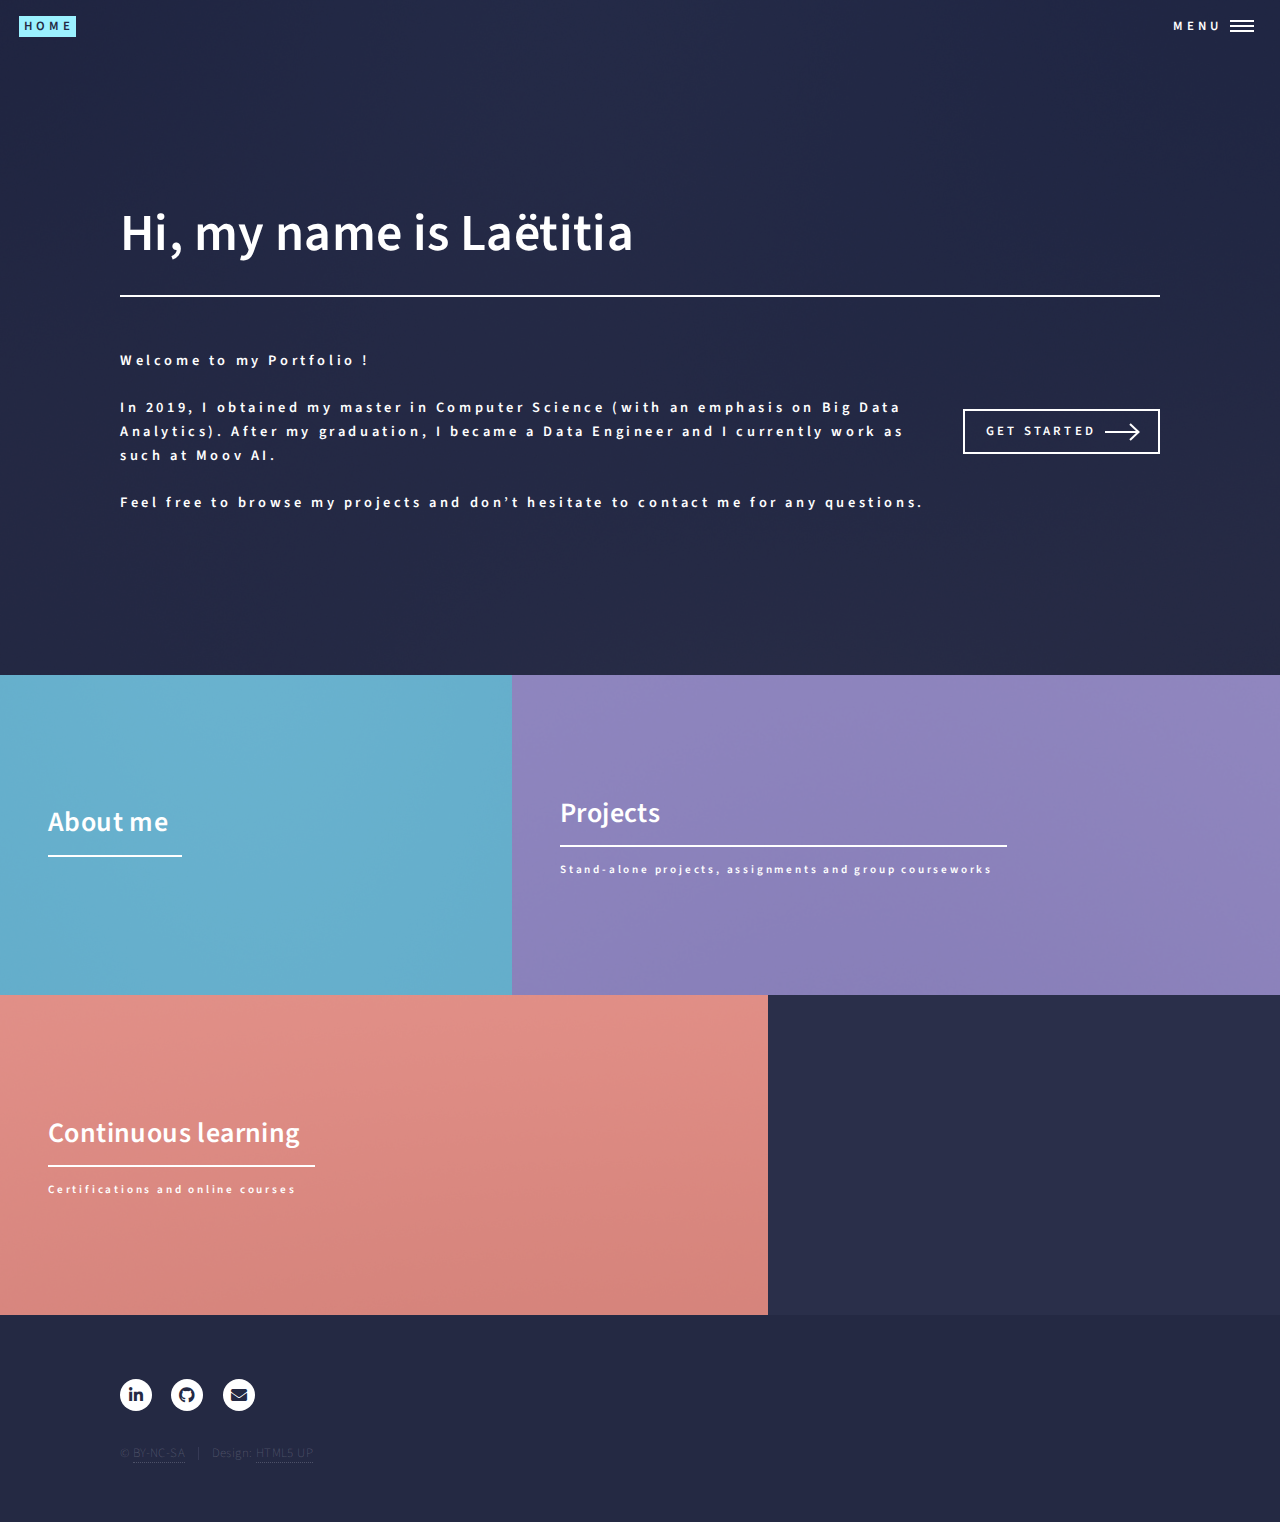
<file: index.html>
<!DOCTYPE HTML>
<html>
	<head>
		<title>Laëtitia Lachat's Portfolio</title>
		<meta charset="utf-8" />
		<meta name="viewport" content="width=device-width, initial-scale=1, user-scalable=no" />
		<link rel="stylesheet" href="assets/css/main.css" />
		<noscript><link rel="stylesheet" href="assets/css/noscript.css" /></noscript>
	</head>
	<body class="is-preload">

		<!-- Wrapper -->
			<div id="wrapper">

				<!-- Header -->
					<header id="header" class="alt">
						<a href="index.html" class="logo"><strong>Home</strong></a>
						<nav>
							<a href="#menu">Menu</a>
						</nav>
					</header>

				<!-- Menu -->
					<nav id="menu">
						<ul class="actions stacked">
							<li><a href="index.html" class="button primary fit">Home</a></li>
						</ul>
						<ul class="links">
							<li><a href="about_me.html">About me</a></li>
							<li><a href="projects.html">Projects</a></li>
							<li><a href="continuous_learning.html">Continuous learning</a></li>
						</ul>
					</nav>

				<!-- Banner -->
					<section id="banner" class="major">
						<div class="inner">
							<header class="major">
								<h1>Hi, my name is Laëtitia</h1>
								<h1></h1>
								<h1></h1>
							</header>
							<div class="content">
								<p>Welcome to my Portfolio ! 
									<br><br>In 2019, I obtained my master in Computer Science (with an emphasis on Big Data Analytics).
									  After my graduation, I became a Data Engineer and I currently work as such at Moov AI.
									<br><br> Feel free to browse my projects and don’t hesitate to contact me for any questions.</p>
								<ul class="actions">
									<li><a href="#one" class="button next scrolly">Get Started</a></li>
								</ul>
							</div>
						</div>
					</section>

				<!-- Main -->
					<div id="main">

						<!-- One -->
							<section id="one" class="tiles">
								<article>
									<span class="image">
										<img src="images/pic02.jpg" alt="" />
									</span>
									<header class="major">
										<h3><a href="about_me.html" class="link">About me</a></h3>
									</header>
								</article>
								<article>
									<span class="image">
										<img src="images/pic01.jpg" alt="" />
									</span>
									<header class="major">
										<h3><a href="projects.html" class="link">Projects</a></h3>
										<p>Stand-alone projects, assignments and group courseworks</p>
									</header>
								</article>
								<article>
									<span class="image">
										<img src="images/pic03.jpg" alt="" />
									</span>
									<header class="major">
										<h3><a href="continuous_learning.html" class="link">Continuous learning</a></h3>
										<p>Certifications and online courses</p>
									</header>
								</article>
							</section>
					</div>

				<!-- Footer -->
				<footer id="footer">
					<div class="inner">
						<ul class="icons">
							<li><a href="https://www.linkedin.com/in/laetitia-lachat/" class="icon brands alt fa-linkedin-in"><span class="label">LinkedIn</span></a></li>
							<li><a href="https://github.com/laetitia-lac" class="icon brands alt fa-github"><span class="label">GitHub</span></a></li>
							<li><a href="mailto:lae.lachat@gmail.com" class="icon solid alt fa-envelope"><span class="label">Facebook</span></a></li>
						</ul>
						<ul class="copyright">
							<li>&copy; <a href=http://creativecommons.org/licenses/by-nc-sa/3.0/legalcode>BY-NC-SA</a></li><li>Design: <a href="https://html5up.net">HTML5 UP</a></li>
						</ul>
					</div>
				</footer>

			</div>

		<!-- Scripts -->
			<script src="assets/js/jquery.min.js"></script>
			<script src="assets/js/jquery.scrolly.min.js"></script>
			<script src="assets/js/jquery.scrollex.min.js"></script>
			<script src="assets/js/browser.min.js"></script>
			<script src="assets/js/breakpoints.min.js"></script>
			<script src="assets/js/util.js"></script>
			<script src="assets/js/main.js"></script>

	</body>
</html>
</file>
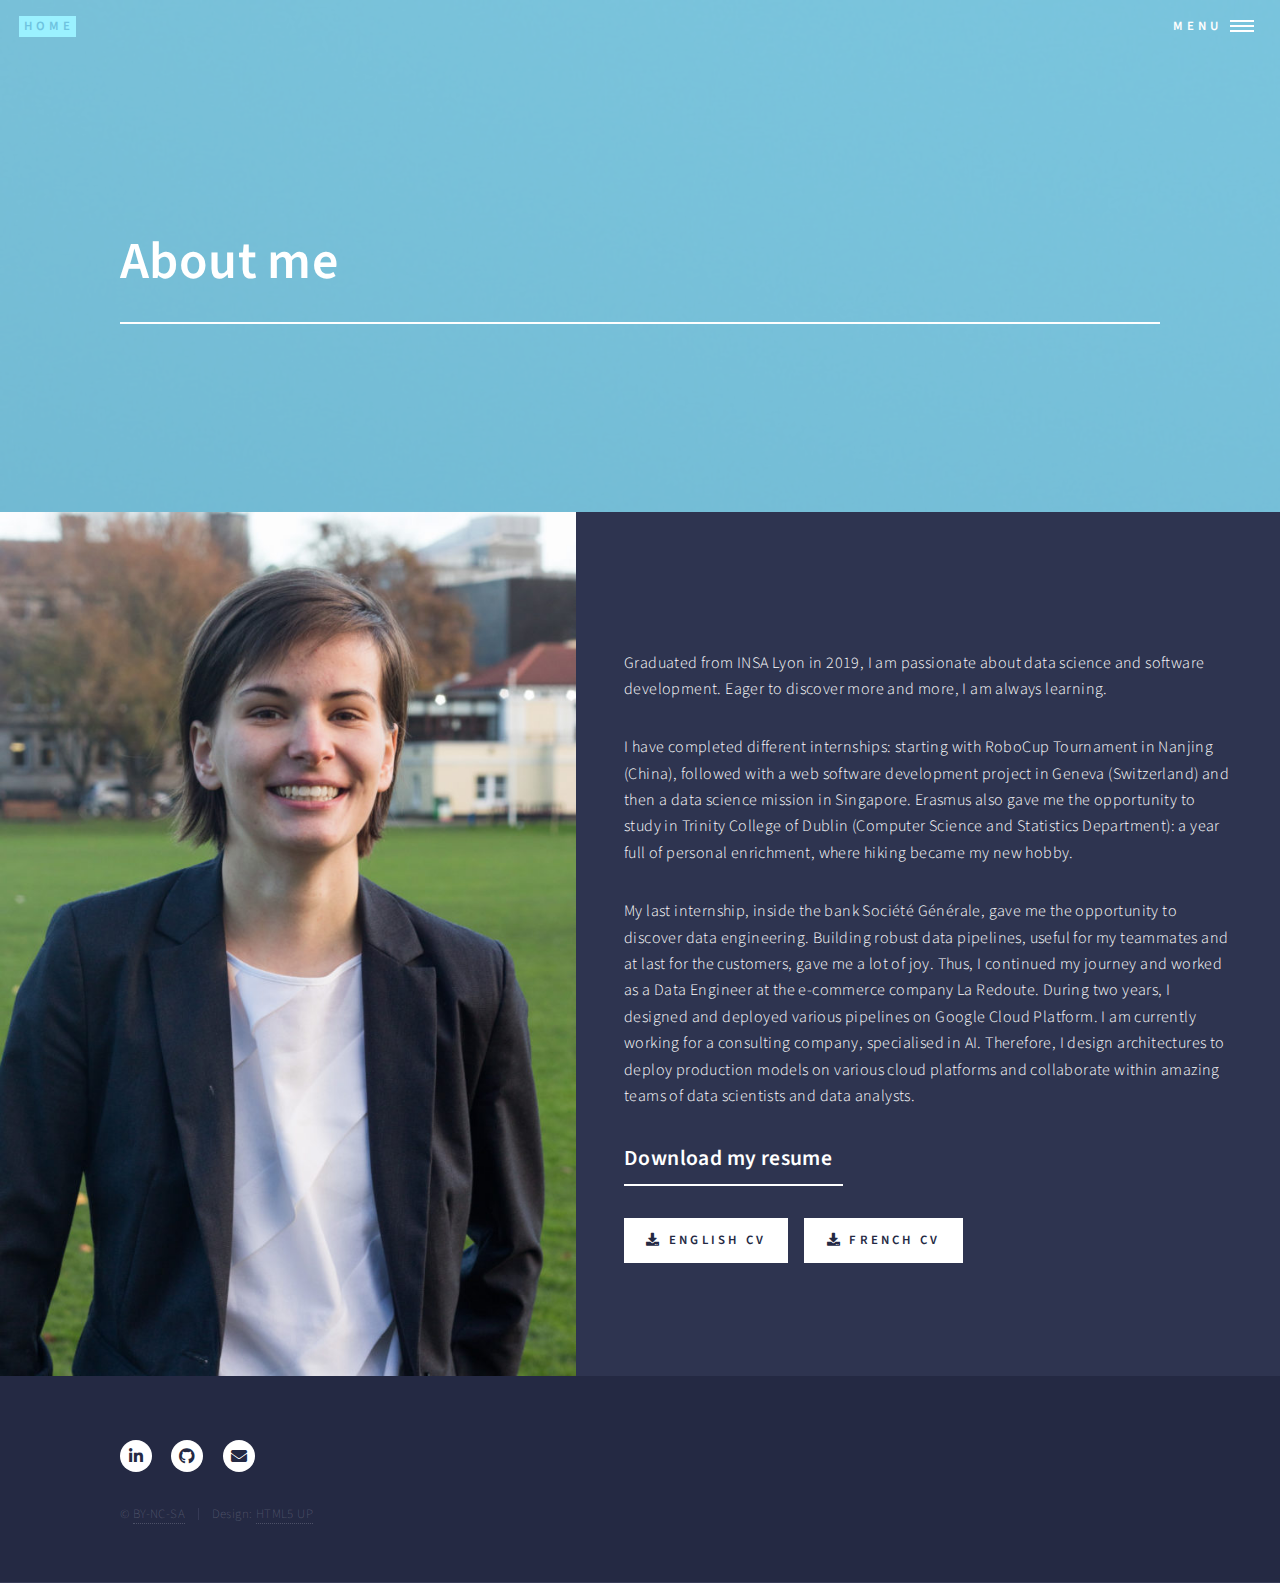
<file: about_me.html>
<!DOCTYPE HTML>
<html>
	<head>
		<title>Laëtitia Lachat's Portfolio</title>
		<meta charset="utf-8" />
		<meta name="viewport" content="width=device-width, initial-scale=1, user-scalable=no" />
		<link rel="stylesheet" href="assets/css/main.css" />
		<noscript><link rel="stylesheet" href="assets/css/noscript.css" /></noscript>
	</head>
	<body class="is-preload">

		<!-- Wrapper -->
			<div id="wrapper">

				<!-- Header -->
                <header id="header" class="alt style1">
					<a href="index.html" class="logo"><strong>Home</strong></a>
					<nav>
						<a href="#menu">Menu</a>
					</nav>
				</header>

				<!-- Menu -->
                <nav id="menu">
					<ul class="actions stacked">
						<li><a href="index.html" class="button primary fit">Home</a></li>
					</ul>
					<ul class="links">
						<li><a href="about_me.html">About me</a></li>
						<li><a href="projects.html">Projects</a></li>
						<li><a href="continuous_learning.html">Continuous learning</a></li>
					</ul>
				</nav>

				<section id="banner" class="style1">
					<div class="inner">
						<span class="image">
							<img src="images/pic08.jpg" alt="" />
						</span>
						<header class="major">
							<h1>About me</h1>
						</header>
					</div>
				</section>

				<!-- Main -->
					<div id="main" class="alt">

						<!-- One -->
						<section id="gtr" class="spotlights">
							<section>
								<div class="image">
									<img src="images/profile.jpg" alt="" data-position="center center" width="50%"/>
								</div>
								<div class="content">
									<div class="inner">
										<p><br/>Graduated from INSA Lyon in 2019, I am passionate about data science and software development.
											Eager to discover more and more, I am always learning. 
										</p>
										<p>
											I have completed different internships: starting with RoboCup Tournament in Nanjing (China), 
											followed with a web software development project in Geneva (Switzerland) and then a data science mission 
											in Singapore. Erasmus also gave me the opportunity to study in Trinity College of Dublin 
											(Computer Science and Statistics Department): a year full of personal enrichment, where hiking 
											became my new hobby.	
										</p>
										<p> My last internship, inside the bank Société Générale, gave me the 
											opportunity to discover data engineering. Building robust data pipelines, useful for my teammates and at last for the customers,
											gave me a lot of joy.
											Thus, I continued my journey and worked as a Data Engineer at the e-commerce 
											company La Redoute. During two years, I designed and deployed various pipelines on Google Cloud Platform. 
											I am currently working for a consulting company, specialised in AI. 
											Therefore, I design architectures to deploy production models on various cloud platforms and 
											collaborate within amazing teams of data scientists and data analysts.</p>
										<header class="major">
											<h3>Download my resume</h3>
										</header>
										<ul class="actions">
											<li><a href="https://laetitia-lac.github.io/downloads/Laetitia_Lachat_English_CV.pdf" download="" class="button icon solid fa-download primary fit">English CV</a></li>
											<li><a href="https://laetitia-lac.github.io/downloads/Laetitia_Lachat_French_CV.pdf" download="" class="button icon solid fa-download primary fit">French CV</a></li>
										</ul>
									</div>
								</div>
							</section>
						</section>

					<!-- Footer -->
					<footer id="footer">
						<div class="inner">
							<ul class="icons">
								<li><a href="https://www.linkedin.com/in/laetitia-lachat/" class="icon brands alt fa-linkedin-in"><span class="label">LinkedIn</span></a></li>
								<li><a href="https://github.com/laetitia-lac" class="icon brands alt fa-github"><span class="label">GitHub</span></a></li>
								<li><a href="mailto:lae.lachat@gmail.com" class="icon solid alt fa-envelope"><span class="label">Facebook</span></a></li>
							</ul>
							<ul class="copyright">
								<li>&copy; <a href=http://creativecommons.org/licenses/by-nc-sa/3.0/legalcode>BY-NC-SA</a></li><li>Design: <a href="https://html5up.net">HTML5 UP</a></li>
							</ul>
						</div>
					</footer>

			</div>

		<!-- Scripts -->
			<script src="assets/js/jquery.min.js"></script>
			<script src="assets/js/jquery.scrolly.min.js"></script>
			<script src="assets/js/jquery.scrollex.min.js"></script>
			<script src="assets/js/browser.min.js"></script>
			<script src="assets/js/breakpoints.min.js"></script>
			<script src="assets/js/util.js"></script>
			<script src="assets/js/main.js"></script>

	</body>
</html>
</file>
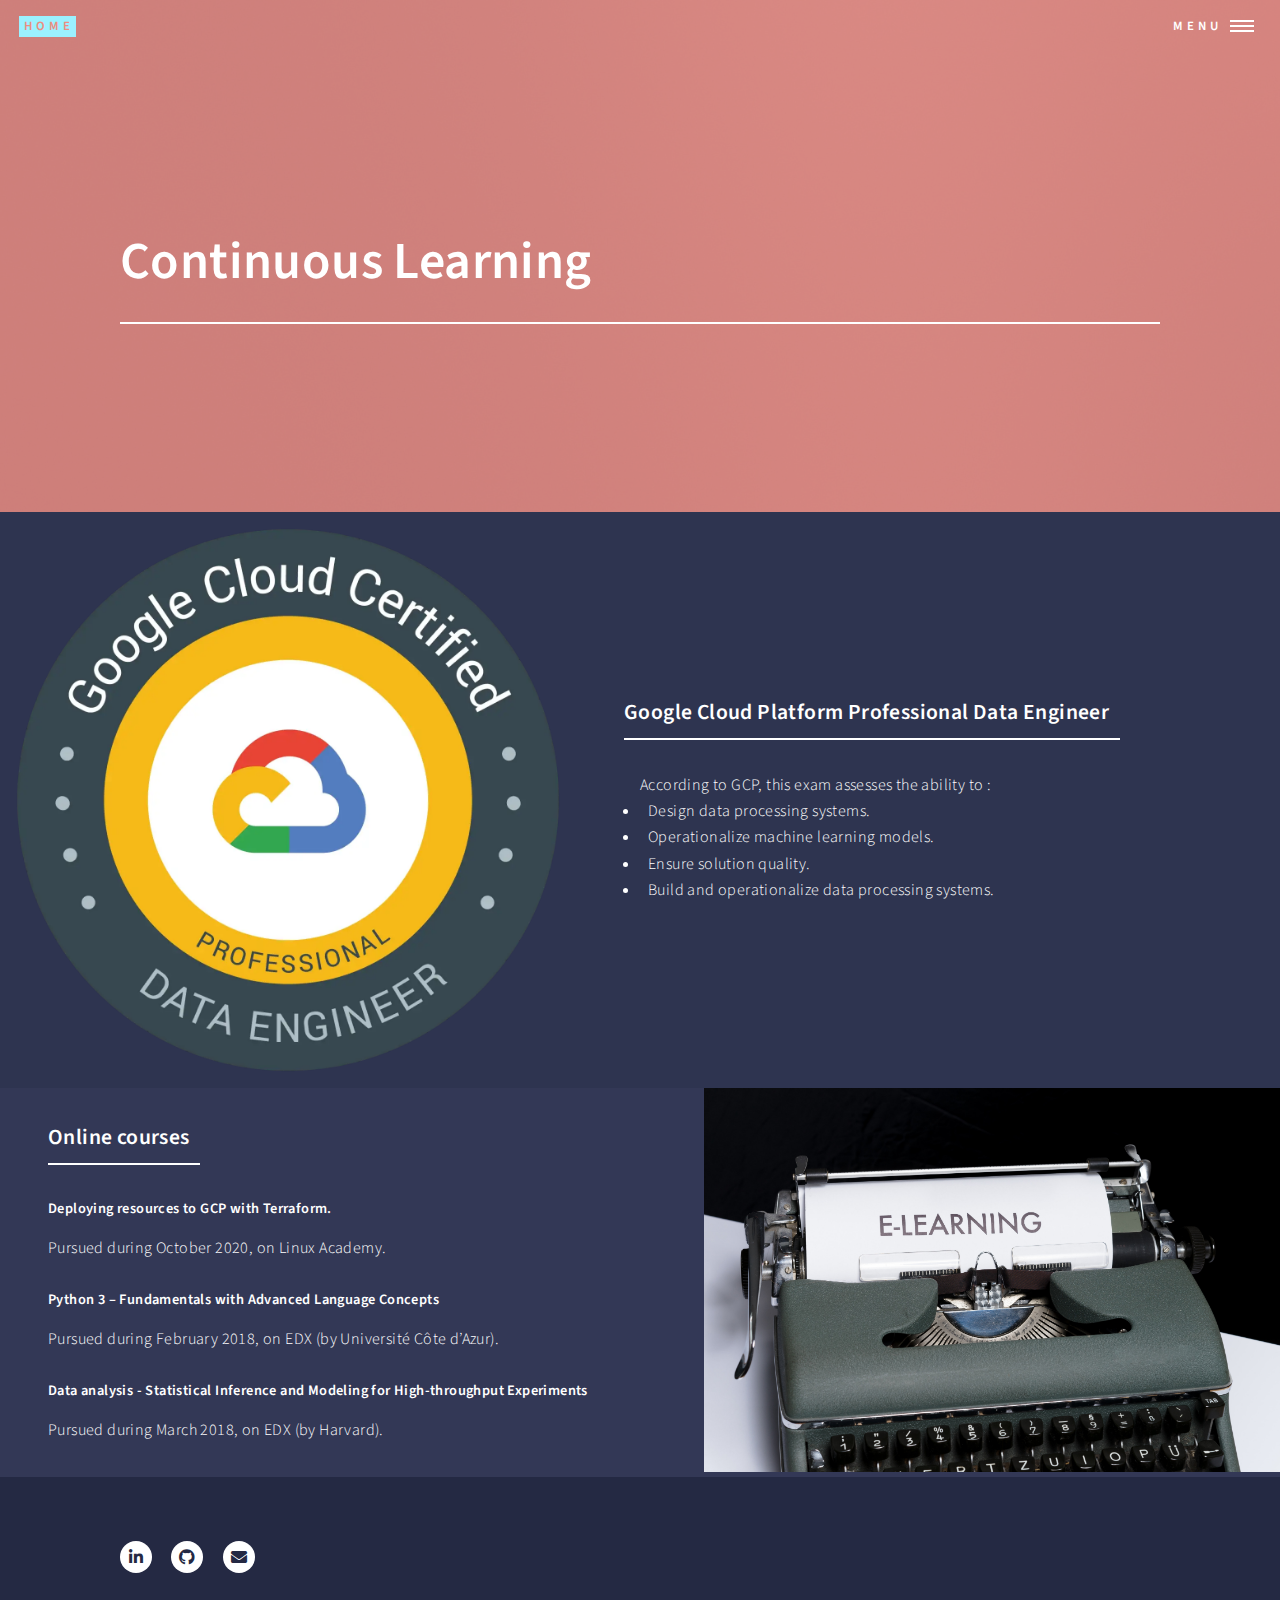
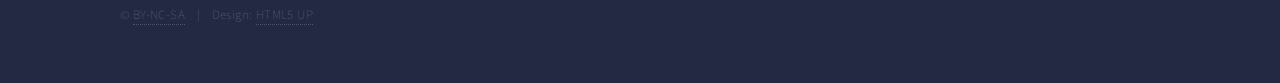
<file: continuous_learning.html>
<!DOCTYPE HTML>
<html>
	<head>
		<title>Laëtitia Lachat's Portfolio</title>
		<meta charset="utf-8" />
		<meta name="viewport" content="width=device-width, initial-scale=1, user-scalable=no" />
		<link rel="stylesheet" href="assets/css/main.css" />
		<noscript><link rel="stylesheet" href="assets/css/noscript.css" /></noscript>
	</head>
	<body class="is-preload">

		<!-- Wrapper -->
		<div id="wrapper">

			<!-- Header -->
				<header id="header" class="alt style3">
					<a href="index.html" class="logo"><strong>Home</strong></a>
					<nav>
						<a href="#menu">Menu</a>
					</nav>
				</header>

			<!-- Menu -->
				<nav id="menu">
					<ul class="actions stacked">
						<li><a href="index.html" class="button primary fit">Home</a></li>
					</ul>
					<ul class="links">
						<li><a href="about_me.html">About me</a></li>
						<li><a href="projects.html">Projects</a></li>
						<li><a href="continuous_learning.html">Continuous learning</a></li>
					</ul>
				</nav>

				<!-- Banner -->
					<section id="banner" class="style3">
						<div class="inner">
							<span class="image">
								<img src="images/pic07.jpg" alt="" />
							</span>
							<header class="major">
								<h1>Continuous Learning</h1>
							</header>
						</div>
					</section>

				<!-- Main -->
					<div id="main">

						<!-- Two -->
							<section id="two" class="spotlights">
								<section>
									<div class="image">
										<img src="images/online_learning/gcp_certification.webp" alt="" data-position="center center"/>
									</div>
									<div class="content">
										<div class="inner">
											<header class="major">
												<h3>Google Cloud Platform Professional Data Engineer</h3>
											</header>
                                            <ul> According to GCP, this exam assesses the ability to :
                                                <li>Design data processing systems.</li>
                                                <li>Operationalize machine learning models.</li>
                                                <li>Ensure solution quality.</li>
                                                <li> Build and operationalize data processing systems.</li>
                                            </ul>
										</div>
									</div>
								</section>
								<section>
									<div class="image">
										<img src="images/online_learning/mooc.jpg" alt="" data-position="center center" />
									</div>
									<div class="content">
										<div class="inner">
											<header class="major">
												<h3>Online courses</h3>
											</header>
											<p>
                                                <h5>Deploying resources to GCP with Terraform.</h5> Pursued during October 2020, on Linux Academy.<br/><br/>
                                                <h5>Python 3 – Fundamentals with Advanced Language Concepts</h5> Pursued during February 2018, on EDX (by Université Côte d’Azur).<br/><br/>
                                                <h5>Data analysis - Statistical Inference and Modeling for High-throughput Experiments</h5> Pursued during March 2018, on EDX (by Harvard).
                                            </p>
										</div>
									</div>
								</section>
							</section>
					</div>

				<!-- Footer -->
					<footer id="footer">
						<div class="inner">
							<ul class="icons">
								<li><a href="https://www.linkedin.com/in/laetitia-lachat/" class="icon brands alt fa-linkedin-in"><span class="label">LinkedIn</span></a></li>
								<li><a href="https://github.com/laetitia-lac" class="icon brands alt fa-github"><span class="label">GitHub</span></a></li>
								<li><a href="mailto:lae.lachat@gmail.com" class="icon solid alt fa-envelope"><span class="label">Facebook</span></a></li>
							</ul>
							<ul class="copyright">
								<li>&copy; <a href=http://creativecommons.org/licenses/by-nc-sa/3.0/legalcode>BY-NC-SA</a></li><li>Design: <a href="https://html5up.net">HTML5 UP</a></li>
							</ul>
						</div>
					</footer>

			</div>

		<!-- Scripts -->
			<script src="assets/js/jquery.min.js"></script>
			<script src="assets/js/jquery.scrolly.min.js"></script>
			<script src="assets/js/jquery.scrollex.min.js"></script>
			<script src="assets/js/browser.min.js"></script>
			<script src="assets/js/breakpoints.min.js"></script>
			<script src="assets/js/util.js"></script>
			<script src="assets/js/main.js"></script>

	</body>
</html>
</file>
<file: assets/css/noscript.css>
/*
	Forty by HTML5 UP
	html5up.net | @ajlkn
	Free for personal and commercial use under the CCA 3.0 license (html5up.net/license)
*/

/* Banner */

	body.is-preload #banner:after {
		opacity: 0.85;
	}

	body.is-preload #banner > .inner {
		-moz-filter: none;
		-webkit-filter: none;
		-ms-filter: none;
		filter: none;
		-moz-transform: none;
		-webkit-transform: none;
		-ms-transform: none;
		transform: none;
		opacity: 1;
	}
</file>
<file: assets/css/main.css>
@import url(fontawesome-all.min.css);
@import url("https://fonts.googleapis.com/css?family=Source+Sans+Pro:300,300italic,600,600italic");

/*
	Forty by HTML5 UP
	html5up.net | @ajlkn
	Free for personal and commercial use under the CCA 3.0 license (html5up.net/license)
*/

html, body, div, span, applet, object,
iframe, h1, h2, h3, h4, h5, h6, p, blockquote,
pre, a, abbr, acronym, address, big, cite,
code, del, dfn, em, img, ins, kbd, q, s, samp,
small, strike, strong, sub, sup, tt, var, b,
u, i, center, dl, dt, dd, ol, ul, li, fieldset,
form, label, legend, table, caption, tbody,
tfoot, thead, tr, th, td, article, aside,
canvas, details, embed, figure, figcaption,
footer, header, hgroup, menu, nav, output, ruby,
section, summary, time, mark, audio, video {
	margin: 0;
	padding: 0;
	border: 0;
	font-size: 100%;
	font: inherit;
	vertical-align: baseline;}

article, aside, details, figcaption, figure,
footer, header, hgroup, menu, nav, section {
	display: block;}

body {
	line-height: 1;
}

ol, ul {
	list-style: none;
}

blockquote, q {
	quotes: none;
}

	blockquote:before, blockquote:after, q:before, q:after {
		content: '';
		content: none;
	}

table {
	border-collapse: collapse;
	border-spacing: 0;
}

body {
	-webkit-text-size-adjust: none;
}

mark {
	background-color: transparent;
	color: inherit;
}

input::-moz-focus-inner {
	border: 0;
	padding: 0;
}

input, select, textarea {
	-moz-appearance: none;
	-webkit-appearance: none;
	-ms-appearance: none;
	appearance: none;
}

/* Basic */

	@-ms-viewport {
		width: device-width;
	}

	body {
		-ms-overflow-style: scrollbar;
	}

	@media screen and (max-width: 480px) {

		html, body {
			min-width: 320px;
		}

	}

	html {
		box-sizing: border-box;
	}

	*, *:before, *:after {
		box-sizing: inherit;
	}

	body {
		background: #242943;
	}

		body.is-preload *, body.is-preload *:before, body.is-preload *:after {
			-moz-animation: none !important;
			-webkit-animation: none !important;
			-ms-animation: none !important;
			animation: none !important;
			-moz-transition: none !important;
			-webkit-transition: none !important;
			-ms-transition: none !important;
			transition: none !important;
		}

/* Type */

	body, input, select, textarea {
		color: #ffffff;
		font-family: "Source Sans Pro", Helvetica, sans-serif;
		font-size: 17pt;
		font-weight: 300;
		letter-spacing: 0.025em;
		line-height: 1.65;
	}

		@media screen and (max-width: 1680px) {

			body, input, select, textarea {
				font-size: 14pt;
			}

		}

		@media screen and (max-width: 1280px) {

			body, input, select, textarea {
				font-size: 12pt;
			}

		}

		@media screen and (max-width: 360px) {

			body, input, select, textarea {
				font-size: 11pt;
			}

		}

	a {
		-moz-transition: color 0.2s ease-in-out, border-bottom-color 0.2s ease-in-out;
		-webkit-transition: color 0.2s ease-in-out, border-bottom-color 0.2s ease-in-out;
		-ms-transition: color 0.2s ease-in-out, border-bottom-color 0.2s ease-in-out;
		transition: color 0.2s ease-in-out, border-bottom-color 0.2s ease-in-out;
		border-bottom: dotted 1px;
		color: inherit;
		text-decoration: none;
	}

		a:hover {
			border-bottom-color: transparent;
			color: #9bf1ff !important;
		}

		a:active {
			color: #53e3fb !important;
		}

	strong, b {
		color: #ffffff;
		font-weight: 600;
	}

	em, i {
		font-style: italic;
	}

	p {
		margin: 0 0 2em 0;
	}

	h1, h2, h3, h4, h5, h6 {
		color: #ffffff;
		font-weight: 600;
		line-height: 1.65;
		margin: 0 0 1em 0;
	}

		h1 a, h2 a, h3 a, h4 a, h5 a, h6 a {
			color: inherit;
			border-bottom: 0;
		}

	h1 {
		font-size: 2.5em;
	}

	h2 {
		font-size: 1.75em;
	}

	h3 {
		font-size: 1.35em;
	}

	h4 {
		font-size: 1.1em;
	}

	h5 {
		font-size: 0.9em;
	}

	h6 {
		font-size: 0.7em;
	}

	@media screen and (max-width: 736px) {

		h1 {
			font-size: 2em;
		}

		h2 {
			font-size: 1.5em;
		}

		h3 {
			font-size: 1.25em;
		}

	}

	sub {
		font-size: 0.8em;
		position: relative;
		top: 0.5em;
	}

	sup {
		font-size: 0.8em;
		position: relative;
		top: -0.5em;
	}

	blockquote {
		border-left: solid 4px rgba(212, 212, 255, 0.1);
		font-style: italic;
		margin: 0 0 2em 0;
		padding: 0.5em 0 0.5em 2em;
	}

	code {
		background: rgba(212, 212, 255, 0.035);
		font-family: "Courier New", monospace;
		font-size: 0.9em;
		margin: 0 0.25em;
		padding: 0.25em 0.65em;
	}

	pre {
		-webkit-overflow-scrolling: touch;
		font-family: "Courier New", monospace;
		font-size: 0.9em;
		margin: 0 0 2em 0;
	}

		pre code {
			display: block;
			line-height: 1.75;
			padding: 1em 1.5em;
			overflow-x: auto;
		}

	hr {
		border: 0;
		border-bottom: solid 1px rgba(212, 212, 255, 0.1);
		margin: 2em 0;
	}

		hr.major {
			margin: 3em 0;
		}

	.align-left {
		text-align: left;
	}

	.align-center {
		text-align: center;
	}

	.align-right {
		text-align: right;
	}

/* Row */

	.row {
		display: flex;
		flex-wrap: wrap;
		box-sizing: border-box;
		align-items: stretch;
	}

		.row > * {
			box-sizing: border-box;
		}

		.row.gtr-uniform > * > :last-child {
			margin-bottom: 0;
		}

		.row.aln-left {
			justify-content: flex-start;
		}

		.row.aln-center {
			justify-content: center;
		}

		.row.aln-right {
			justify-content: flex-end;
		}

		.row.aln-top {
			align-items: flex-start;
		}

		.row.aln-middle {
			align-items: center;
		}

		.row.aln-bottom {
			align-items: flex-end;
		}

		.row > .imp {
			order: -1;
		}

		.row > .col-1 {
			width: 8.33333%;
		}

		.row > .off-1 {
			margin-left: 8.33333%;
		}

		.row > .col-2 {
			width: 16.66667%;
		}

		.row > .off-2 {
			margin-left: 16.66667%;
		}

		.row > .col-3 {
			width: 25%;
		}

		.row > .off-3 {
			margin-left: 25%;
		}

		.row > .col-4 {
			width: 33.33333%;
		}

		.row > .off-4 {
			margin-left: 33.33333%;
		}

		.row > .col-5 {
			width: 41.66667%;
		}

		.row > .off-5 {
			margin-left: 41.66667%;
		}

		.row > .col-6 {
			width: 50%;
		}

		.row > .off-6 {
			margin-left: 50%;
		}

		.row > .col-7 {
			width: 58.33333%;
		}

		.row > .off-7 {
			margin-left: 58.33333%;
		}

		.row > .col-8 {
			width: 66.66667%;
		}

		.row > .off-8 {
			margin-left: 66.66667%;
		}

		.row > .col-9 {
			width: 75%;
		}

		.row > .off-9 {
			margin-left: 75%;
		}

		.row > .col-10 {
			width: 83.33333%;
		}

		.row > .off-10 {
			margin-left: 83.33333%;
		}

		.row > .col-11 {
			width: 91.66667%;
		}

		.row > .off-11 {
			margin-left: 91.66667%;
		}

		.row > .col-12 {
			width: 100%;
		}

		.row > .off-12 {
			margin-left: 100%;
		}

		.row.gtr-0 {
			margin-top: 0;
			margin-left: 0em;
		}

			.row.gtr-0 > * {
				padding: 0 0 0 0em;
			}

			.row.gtr-0.gtr-uniform {
				margin-top: 0em;
			}

				.row.gtr-0.gtr-uniform > * {
					padding-top: 0em;
				}

		.row.gtr-25 {
			margin-top: 0;
			margin-left: -0.5em;
		}

			.row.gtr-25 > * {
				padding: 0 0 0 0.5em;
			}

			.row.gtr-25.gtr-uniform {
				margin-top: -0.5em;
			}

				.row.gtr-25.gtr-uniform > * {
					padding-top: 0.5em;
				}

		.row.gtr-50 {
			margin-top: 0;
			margin-left: -1em;
		}

			.row.gtr-50 > * {
				padding: 0 0 0 1em;
			}

			.row.gtr-50.gtr-uniform {
				margin-top: -1em;
			}

				.row.gtr-50.gtr-uniform > * {
					padding-top: 1em;
				}

		.row {
			margin-top: 0;
			margin-left: -2em;
		}

			.row > * {
				padding: 0 0 0 2em;
			}

			.row.gtr-uniform {
				margin-top: -2em;
			}

				.row.gtr-uniform > * {
					padding-top: 2em;
				}

		.row.gtr-150 {
			margin-top: 0;
			margin-left: -3em;
		}

			.row.gtr-150 > * {
				padding: 0 0 0 3em;
			}

			.row.gtr-150.gtr-uniform {
				margin-top: -3em;
			}

				.row.gtr-150.gtr-uniform > * {
					padding-top: 3em;
				}

		.row.gtr-200 {
			margin-top: 0;
			margin-left: -4em;
		}

			.row.gtr-200 > * {
				padding: 0 0 0 4em;
			}

			.row.gtr-200.gtr-uniform {
				margin-top: -4em;
			}

				.row.gtr-200.gtr-uniform > * {
					padding-top: 4em;
				}

		@media screen and (max-width: 1680px) {

			.row {
				display: flex;
				flex-wrap: wrap;
				box-sizing: border-box;
				align-items: stretch;
			}

				.row > * {
					box-sizing: border-box;
				}

				.row.gtr-uniform > * > :last-child {
					margin-bottom: 0;
				}

				.row.aln-left {
					justify-content: flex-start;
				}

				.row.aln-center {
					justify-content: center;
				}

				.row.aln-right {
					justify-content: flex-end;
				}

				.row.aln-top {
					align-items: flex-start;
				}

				.row.aln-middle {
					align-items: center;
				}

				.row.aln-bottom {
					align-items: flex-end;
				}

				.row > .imp-xlarge {
					order: -1;
				}

				.row > .col-1-xlarge {
					width: 8.33333%;
				}

				.row > .off-1-xlarge {
					margin-left: 8.33333%;
				}

				.row > .col-2-xlarge {
					width: 16.66667%;
				}

				.row > .off-2-xlarge {
					margin-left: 16.66667%;
				}

				.row > .col-3-xlarge {
					width: 25%;
				}

				.row > .off-3-xlarge {
					margin-left: 25%;
				}

				.row > .col-4-xlarge {
					width: 33.33333%;
				}

				.row > .off-4-xlarge {
					margin-left: 33.33333%;
				}

				.row > .col-5-xlarge {
					width: 41.66667%;
				}

				.row > .off-5-xlarge {
					margin-left: 41.66667%;
				}

				.row > .col-6-xlarge {
					width: 50%;
				}

				.row > .off-6-xlarge {
					margin-left: 50%;
				}

				.row > .col-7-xlarge {
					width: 58.33333%;
				}

				.row > .off-7-xlarge {
					margin-left: 58.33333%;
				}

				.row > .col-8-xlarge {
					width: 66.66667%;
				}

				.row > .off-8-xlarge {
					margin-left: 66.66667%;
				}

				.row > .col-9-xlarge {
					width: 75%;
				}

				.row > .off-9-xlarge {
					margin-left: 75%;
				}

				.row > .col-10-xlarge {
					width: 83.33333%;
				}

				.row > .off-10-xlarge {
					margin-left: 83.33333%;
				}

				.row > .col-11-xlarge {
					width: 91.66667%;
				}

				.row > .off-11-xlarge {
					margin-left: 91.66667%;
				}

				.row > .col-12-xlarge {
					width: 100%;
				}

				.row > .off-12-xlarge {
					margin-left: 100%;
				}

				.row.gtr-0 {
					margin-top: 0;
					margin-left: 0em;
				}

					.row.gtr-0 > * {
						padding: 0 0 0 0em;
					}

					.row.gtr-0.gtr-uniform {
						margin-top: 0em;
					}

						.row.gtr-0.gtr-uniform > * {
							padding-top: 0em;
						}

				.row.gtr-25 {
					margin-top: 0;
					margin-left: -0.5em;
				}

					.row.gtr-25 > * {
						padding: 0 0 0 0.5em;
					}

					.row.gtr-25.gtr-uniform {
						margin-top: -0.5em;
					}

						.row.gtr-25.gtr-uniform > * {
							padding-top: 0.5em;
						}

				.row.gtr-50 {
					margin-top: 0;
					margin-left: -1em;
				}

					.row.gtr-50 > * {
						padding: 0 0 0 1em;
					}

					.row.gtr-50.gtr-uniform {
						margin-top: -1em;
					}

						.row.gtr-50.gtr-uniform > * {
							padding-top: 1em;
						}

				.row {
					margin-top: 0;
					margin-left: -2em;
				}

					.row > * {
						padding: 0 0 0 2em;
					}

					.row.gtr-uniform {
						margin-top: -2em;
					}

						.row.gtr-uniform > * {
							padding-top: 2em;
						}

				.row.gtr-150 {
					margin-top: 0;
					margin-left: -3em;
				}

					.row.gtr-150 > * {
						padding: 0 0 0 3em;
					}

					.row.gtr-150.gtr-uniform {
						margin-top: -3em;
					}

						.row.gtr-150.gtr-uniform > * {
							padding-top: 3em;
						}

				.row.gtr-200 {
					margin-top: 0;
					margin-left: -4em;
				}

					.row.gtr-200 > * {
						padding: 0 0 0 4em;
					}

					.row.gtr-200.gtr-uniform {
						margin-top: -4em;
					}

						.row.gtr-200.gtr-uniform > * {
							padding-top: 4em;
						}

		}

		@media screen and (max-width: 1280px) {

			.row {
				display: flex;
				flex-wrap: wrap;
				box-sizing: border-box;
				align-items: stretch;
			}

				.row > * {
					box-sizing: border-box;
				}

				.row.gtr-uniform > * > :last-child {
					margin-bottom: 0;
				}

				.row.aln-left {
					justify-content: flex-start;
				}

				.row.aln-center {
					justify-content: center;
				}

				.row.aln-right {
					justify-content: flex-end;
				}

				.row.aln-top {
					align-items: flex-start;
				}

				.row.aln-middle {
					align-items: center;
				}

				.row.aln-bottom {
					align-items: flex-end;
				}

				.row > .imp-large {
					order: -1;
				}

				.row > .col-1-large {
					width: 8.33333%;
				}

				.row > .off-1-large {
					margin-left: 8.33333%;
				}

				.row > .col-2-large {
					width: 16.66667%;
				}

				.row > .off-2-large {
					margin-left: 16.66667%;
				}

				.row > .col-3-large {
					width: 25%;
				}

				.row > .off-3-large {
					margin-left: 25%;
				}

				.row > .col-4-large {
					width: 33.33333%;
				}

				.row > .off-4-large {
					margin-left: 33.33333%;
				}

				.row > .col-5-large {
					width: 41.66667%;
				}

				.row > .off-5-large {
					margin-left: 41.66667%;
				}

				.row > .col-6-large {
					width: 50%;
				}

				.row > .off-6-large {
					margin-left: 50%;
				}

				.row > .col-7-large {
					width: 58.33333%;
				}

				.row > .off-7-large {
					margin-left: 58.33333%;
				}

				.row > .col-8-large {
					width: 66.66667%;
				}

				.row > .off-8-large {
					margin-left: 66.66667%;
				}

				.row > .col-9-large {
					width: 75%;
				}

				.row > .off-9-large {
					margin-left: 75%;
				}

				.row > .col-10-large {
					width: 83.33333%;
				}

				.row > .off-10-large {
					margin-left: 83.33333%;
				}

				.row > .col-11-large {
					width: 91.66667%;
				}

				.row > .off-11-large {
					margin-left: 91.66667%;
				}

				.row > .col-12-large {
					width: 100%;
				}

				.row > .off-12-large {
					margin-left: 100%;
				}

				.row.gtr-0 {
					margin-top: 0;
					margin-left: 0em;
				}

					.row.gtr-0 > * {
						padding: 0 0 0 0em;
					}

					.row.gtr-0.gtr-uniform {
						margin-top: 0em;
					}

						.row.gtr-0.gtr-uniform > * {
							padding-top: 0em;
						}

				.row.gtr-25 {
					margin-top: 0;
					margin-left: -0.375em;
				}

					.row.gtr-25 > * {
						padding: 0 0 0 0.375em;
					}

					.row.gtr-25.gtr-uniform {
						margin-top: -0.375em;
					}

						.row.gtr-25.gtr-uniform > * {
							padding-top: 0.375em;
						}

				.row.gtr-50 {
					margin-top: 0;
					margin-left: -0.75em;
				}

					.row.gtr-50 > * {
						padding: 0 0 0 0.75em;
					}

					.row.gtr-50.gtr-uniform {
						margin-top: -0.75em;
					}

						.row.gtr-50.gtr-uniform > * {
							padding-top: 0.75em;
						}

				.row {
					margin-top: 0;
					margin-left: -1.5em;
				}

					.row > * {
						padding: 0 0 0 1.5em;
					}

					.row.gtr-uniform {
						margin-top: -1.5em;
					}

						.row.gtr-uniform > * {
							padding-top: 1.5em;
						}

				.row.gtr-150 {
					margin-top: 0;
					margin-left: -2.25em;
				}

					.row.gtr-150 > * {
						padding: 0 0 0 2.25em;
					}

					.row.gtr-150.gtr-uniform {
						margin-top: -2.25em;
					}

						.row.gtr-150.gtr-uniform > * {
							padding-top: 2.25em;
						}

				.row.gtr-200 {
					margin-top: 0;
					margin-left: -3em;
				}

					.row.gtr-200 > * {
						padding: 0 0 0 3em;
					}

					.row.gtr-200.gtr-uniform {
						margin-top: -3em;
					}

						.row.gtr-200.gtr-uniform > * {
							padding-top: 3em;
						}

		}

		@media screen and (max-width: 980px) {

			.row {
				display: flex;
				flex-wrap: wrap;
				box-sizing: border-box;
				align-items: stretch;
			}

				.row > * {
					box-sizing: border-box;
				}

				.row.gtr-uniform > * > :last-child {
					margin-bottom: 0;
				}

				.row.aln-left {
					justify-content: flex-start;
				}

				.row.aln-center {
					justify-content: center;
				}

				.row.aln-right {
					justify-content: flex-end;
				}

				.row.aln-top {
					align-items: flex-start;
				}

				.row.aln-middle {
					align-items: center;
				}

				.row.aln-bottom {
					align-items: flex-end;
				}

				.row > .imp-medium {
					order: -1;
				}

				.row > .col-1-medium {
					width: 8.33333%;
				}

				.row > .off-1-medium {
					margin-left: 8.33333%;
				}

				.row > .col-2-medium {
					width: 16.66667%;
				}

				.row > .off-2-medium {
					margin-left: 16.66667%;
				}

				.row > .col-3-medium {
					width: 25%;
				}

				.row > .off-3-medium {
					margin-left: 25%;
				}

				.row > .col-4-medium {
					width: 33.33333%;
				}

				.row > .off-4-medium {
					margin-left: 33.33333%;
				}

				.row > .col-5-medium {
					width: 41.66667%;
				}

				.row > .off-5-medium {
					margin-left: 41.66667%;
				}

				.row > .col-6-medium {
					width: 50%;
				}

				.row > .off-6-medium {
					margin-left: 50%;
				}

				.row > .col-7-medium {
					width: 58.33333%;
				}

				.row > .off-7-medium {
					margin-left: 58.33333%;
				}

				.row > .col-8-medium {
					width: 66.66667%;
				}

				.row > .off-8-medium {
					margin-left: 66.66667%;
				}

				.row > .col-9-medium {
					width: 75%;
				}

				.row > .off-9-medium {
					margin-left: 75%;
				}

				.row > .col-10-medium {
					width: 83.33333%;
				}

				.row > .off-10-medium {
					margin-left: 83.33333%;
				}

				.row > .col-11-medium {
					width: 91.66667%;
				}

				.row > .off-11-medium {
					margin-left: 91.66667%;
				}

				.row > .col-12-medium {
					width: 100%;
				}

				.row > .off-12-medium {
					margin-left: 100%;
				}

				.row.gtr-0 {
					margin-top: 0;
					margin-left: 0em;
				}

					.row.gtr-0 > * {
						padding: 0 0 0 0em;
					}

					.row.gtr-0.gtr-uniform {
						margin-top: 0em;
					}

						.row.gtr-0.gtr-uniform > * {
							padding-top: 0em;
						}

				.row.gtr-25 {
					margin-top: 0;
					margin-left: -0.375em;
				}

					.row.gtr-25 > * {
						padding: 0 0 0 0.375em;
					}

					.row.gtr-25.gtr-uniform {
						margin-top: -0.375em;
					}

						.row.gtr-25.gtr-uniform > * {
							padding-top: 0.375em;
						}

				.row.gtr-50 {
					margin-top: 0;
					margin-left: -0.75em;
				}

					.row.gtr-50 > * {
						padding: 0 0 0 0.75em;
					}

					.row.gtr-50.gtr-uniform {
						margin-top: -0.75em;
					}

						.row.gtr-50.gtr-uniform > * {
							padding-top: 0.75em;
						}

				.row {
					margin-top: 0;
					margin-left: -1.5em;
				}

					.row > * {
						padding: 0 0 0 1.5em;
					}

					.row.gtr-uniform {
						margin-top: -1.5em;
					}

						.row.gtr-uniform > * {
							padding-top: 1.5em;
						}

				.row.gtr-150 {
					margin-top: 0;
					margin-left: -2.25em;
				}

					.row.gtr-150 > * {
						padding: 0 0 0 2.25em;
					}

					.row.gtr-150.gtr-uniform {
						margin-top: -2.25em;
					}

						.row.gtr-150.gtr-uniform > * {
							padding-top: 2.25em;
						}

				.row.gtr-200 {
					margin-top: 0;
					margin-left: -3em;
				}

					.row.gtr-200 > * {
						padding: 0 0 0 3em;
					}

					.row.gtr-200.gtr-uniform {
						margin-top: -3em;
					}

						.row.gtr-200.gtr-uniform > * {
							padding-top: 3em;
						}

		}

		@media screen and (max-width: 736px) {

			.row {
				display: flex;
				flex-wrap: wrap;
				box-sizing: border-box;
				align-items: stretch;
			}

				.row > * {
					box-sizing: border-box;
				}

				.row.gtr-uniform > * > :last-child {
					margin-bottom: 0;
				}

				.row.aln-left {
					justify-content: flex-start;
				}

				.row.aln-center {
					justify-content: center;
				}

				.row.aln-right {
					justify-content: flex-end;
				}

				.row.aln-top {
					align-items: flex-start;
				}

				.row.aln-middle {
					align-items: center;
				}

				.row.aln-bottom {
					align-items: flex-end;
				}

				.row > .imp-small {
					order: -1;
				}

				.row > .col-1-small {
					width: 8.33333%;
				}

				.row > .off-1-small {
					margin-left: 8.33333%;
				}

				.row > .col-2-small {
					width: 16.66667%;
				}

				.row > .off-2-small {
					margin-left: 16.66667%;
				}

				.row > .col-3-small {
					width: 25%;
				}

				.row > .off-3-small {
					margin-left: 25%;
				}

				.row > .col-4-small {
					width: 33.33333%;
				}

				.row > .off-4-small {
					margin-left: 33.33333%;
				}

				.row > .col-5-small {
					width: 41.66667%;
				}

				.row > .off-5-small {
					margin-left: 41.66667%;
				}

				.row > .col-6-small {
					width: 50%;
				}

				.row > .off-6-small {
					margin-left: 50%;
				}

				.row > .col-7-small {
					width: 58.33333%;
				}

				.row > .off-7-small {
					margin-left: 58.33333%;
				}

				.row > .col-8-small {
					width: 66.66667%;
				}

				.row > .off-8-small {
					margin-left: 66.66667%;
				}

				.row > .col-9-small {
					width: 75%;
				}

				.row > .off-9-small {
					margin-left: 75%;
				}

				.row > .col-10-small {
					width: 83.33333%;
				}

				.row > .off-10-small {
					margin-left: 83.33333%;
				}

				.row > .col-11-small {
					width: 91.66667%;
				}

				.row > .off-11-small {
					margin-left: 91.66667%;
				}

				.row > .col-12-small {
					width: 100%;
				}

				.row > .off-12-small {
					margin-left: 100%;
				}

				.row.gtr-0 {
					margin-top: 0;
					margin-left: 0em;
				}

					.row.gtr-0 > * {
						padding: 0 0 0 0em;
					}

					.row.gtr-0.gtr-uniform {
						margin-top: 0em;
					}

						.row.gtr-0.gtr-uniform > * {
							padding-top: 0em;
						}

				.row.gtr-25 {
					margin-top: 0;
					margin-left: -0.3125em;
				}

					.row.gtr-25 > * {
						padding: 0 0 0 0.3125em;
					}

					.row.gtr-25.gtr-uniform {
						margin-top: -0.3125em;
					}

						.row.gtr-25.gtr-uniform > * {
							padding-top: 0.3125em;
						}

				.row.gtr-50 {
					margin-top: 0;
					margin-left: -0.625em;
				}

					.row.gtr-50 > * {
						padding: 0 0 0 0.625em;
					}

					.row.gtr-50.gtr-uniform {
						margin-top: -0.625em;
					}

						.row.gtr-50.gtr-uniform > * {
							padding-top: 0.625em;
						}

				.row {
					margin-top: 0;
					margin-left: -1.25em;
				}

					.row > * {
						padding: 0 0 0 1.25em;
					}

					.row.gtr-uniform {
						margin-top: -1.25em;
					}

						.row.gtr-uniform > * {
							padding-top: 1.25em;
						}

				.row.gtr-150 {
					margin-top: 0;
					margin-left: -1.875em;
				}

					.row.gtr-150 > * {
						padding: 0 0 0 1.875em;
					}

					.row.gtr-150.gtr-uniform {
						margin-top: -1.875em;
					}

						.row.gtr-150.gtr-uniform > * {
							padding-top: 1.875em;
						}

				.row.gtr-200 {
					margin-top: 0;
					margin-left: -2.5em;
				}

					.row.gtr-200 > * {
						padding: 0 0 0 2.5em;
					}

					.row.gtr-200.gtr-uniform {
						margin-top: -2.5em;
					}

						.row.gtr-200.gtr-uniform > * {
							padding-top: 2.5em;
						}

		}

		@media screen and (max-width: 480px) {

			.row {
				display: flex;
				flex-wrap: wrap;
				box-sizing: border-box;
				align-items: stretch;
			}

				.row > * {
					box-sizing: border-box;
				}

				.row.gtr-uniform > * > :last-child {
					margin-bottom: 0;
				}

				.row.aln-left {
					justify-content: flex-start;
				}

				.row.aln-center {
					justify-content: center;
				}

				.row.aln-right {
					justify-content: flex-end;
				}

				.row.aln-top {
					align-items: flex-start;
				}

				.row.aln-middle {
					align-items: center;
				}

				.row.aln-bottom {
					align-items: flex-end;
				}

				.row > .imp-xsmall {
					order: -1;
				}

				.row > .col-1-xsmall {
					width: 8.33333%;
				}

				.row > .off-1-xsmall {
					margin-left: 8.33333%;
				}

				.row > .col-2-xsmall {
					width: 16.66667%;
				}

				.row > .off-2-xsmall {
					margin-left: 16.66667%;
				}

				.row > .col-3-xsmall {
					width: 25%;
				}

				.row > .off-3-xsmall {
					margin-left: 25%;
				}

				.row > .col-4-xsmall {
					width: 33.33333%;
				}

				.row > .off-4-xsmall {
					margin-left: 33.33333%;
				}

				.row > .col-5-xsmall {
					width: 41.66667%;
				}

				.row > .off-5-xsmall {
					margin-left: 41.66667%;
				}

				.row > .col-6-xsmall {
					width: 50%;
				}

				.row > .off-6-xsmall {
					margin-left: 50%;
				}

				.row > .col-7-xsmall {
					width: 58.33333%;
				}

				.row > .off-7-xsmall {
					margin-left: 58.33333%;
				}

				.row > .col-8-xsmall {
					width: 66.66667%;
				}

				.row > .off-8-xsmall {
					margin-left: 66.66667%;
				}

				.row > .col-9-xsmall {
					width: 75%;
				}

				.row > .off-9-xsmall {
					margin-left: 75%;
				}

				.row > .col-10-xsmall {
					width: 83.33333%;
				}

				.row > .off-10-xsmall {
					margin-left: 83.33333%;
				}

				.row > .col-11-xsmall {
					width: 91.66667%;
				}

				.row > .off-11-xsmall {
					margin-left: 91.66667%;
				}

				.row > .col-12-xsmall {
					width: 100%;
				}

				.row > .off-12-xsmall {
					margin-left: 100%;
				}

				.row.gtr-0 {
					margin-top: 0;
					margin-left: 0em;
				}

					.row.gtr-0 > * {
						padding: 0 0 0 0em;
					}

					.row.gtr-0.gtr-uniform {
						margin-top: 0em;
					}

						.row.gtr-0.gtr-uniform > * {
							padding-top: 0em;
						}

				.row.gtr-25 {
					margin-top: 0;
					margin-left: -0.3125em;
				}

					.row.gtr-25 > * {
						padding: 0 0 0 0.3125em;
					}

					.row.gtr-25.gtr-uniform {
						margin-top: -0.3125em;
					}

						.row.gtr-25.gtr-uniform > * {
							padding-top: 0.3125em;
						}

				.row.gtr-50 {
					margin-top: 0;
					margin-left: -0.625em;
				}

					.row.gtr-50 > * {
						padding: 0 0 0 0.625em;
					}

					.row.gtr-50.gtr-uniform {
						margin-top: -0.625em;
					}

						.row.gtr-50.gtr-uniform > * {
							padding-top: 0.625em;
						}

				.row {
					margin-top: 0;
					margin-left: -1.25em;
				}

					.row > * {
						padding: 0 0 0 1.25em;
					}

					.row.gtr-uniform {
						margin-top: -1.25em;
					}

						.row.gtr-uniform > * {
							padding-top: 1.25em;
						}

				.row.gtr-150 {
					margin-top: 0;
					margin-left: -1.875em;
				}

					.row.gtr-150 > * {
						padding: 0 0 0 1.875em;
					}

					.row.gtr-150.gtr-uniform {
						margin-top: -1.875em;
					}

						.row.gtr-150.gtr-uniform > * {
							padding-top: 1.875em;
						}

				.row.gtr-200 {
					margin-top: 0;
					margin-left: -2.5em;
				}

					.row.gtr-200 > * {
						padding: 0 0 0 2.5em;
					}

					.row.gtr-200.gtr-uniform {
						margin-top: -2.5em;
					}

						.row.gtr-200.gtr-uniform > * {
							padding-top: 2.5em;
						}

		}

/* Section/Article */

	section.special, article.special {
		text-align: center;
	}

	header.major {
		width: -moz-max-content;
		width: -webkit-max-content;
		width: -ms-max-content;
		width: max-content;
		margin-bottom: 2em;
	}

		header.major > :first-child {
			margin-bottom: 0;
			width: calc(100% + 0.5em);
		}

			header.major > :first-child:after {
				content: '';
				background-color: #ffffff;
				display: block;
				height: 2px;
				margin: 0.325em 0 0.5em 0;
				width: 100%;
			}

		header.major > p {
			font-size: 0.7em;
			font-weight: 600;
			letter-spacing: 0.25em;
			margin-bottom: 0;
		}

		body.is-ie header.major > :first-child:after {
			max-width: 9em;
		}

		body.is-ie header.major > h1:after {
			max-width: 100% !important;
		}

	@media screen and (max-width: 736px) {

		header.major > p br {
			display: none;
		}

	}

/* Form */

	form {
		margin: 0 0 2em 0;
	}

		form > :last-child {
			margin-bottom: 0;
		}

		form > .fields {
			display: -moz-flex;
			display: -webkit-flex;
			display: -ms-flex;
			display: flex;
			-moz-flex-wrap: wrap;
			-webkit-flex-wrap: wrap;
			-ms-flex-wrap: wrap;
			flex-wrap: wrap;
			width: calc(100% + 3em);
			margin: -1.5em 0 2em -1.5em;
		}

			form > .fields > .field {
				-moz-flex-grow: 0;
				-webkit-flex-grow: 0;
				-ms-flex-grow: 0;
				flex-grow: 0;
				-moz-flex-shrink: 0;
				-webkit-flex-shrink: 0;
				-ms-flex-shrink: 0;
				flex-shrink: 0;
				padding: 1.5em 0 0 1.5em;
				width: calc(100% - 1.5em);
			}

				form > .fields > .field.half {
					width: calc(50% - 0.75em);
				}

				form > .fields > .field.third {
					width: calc(100%/3 - 0.5em);
				}

				form > .fields > .field.quarter {
					width: calc(25% - 0.375em);
				}

		@media screen and (max-width: 480px) {

			form > .fields {
				width: calc(100% + 3em);
				margin: -1.5em 0 2em -1.5em;
			}

				form > .fields > .field {
					padding: 1.5em 0 0 1.5em;
					width: calc(100% - 1.5em);
				}

					form > .fields > .field.half {
						width: calc(100% - 1.5em);
					}

					form > .fields > .field.third {
						width: calc(100% - 1.5em);
					}

					form > .fields > .field.quarter {
						width: calc(100% - 1.5em);
					}

		}

	label {
		color: #ffffff;
		display: block;
		font-size: 0.8em;
		font-weight: 600;
		letter-spacing: 0.25em;
		margin: 0 0 1em 0;
		text-transform: uppercase;
	}

	input[type="text"],
	input[type="password"],
	input[type="email"],
	input[type="tel"],
	input[type="search"],
	input[type="url"],
	select,
	textarea {
		-moz-appearance: none;
		-webkit-appearance: none;
		-ms-appearance: none;
		appearance: none;
		background: rgba(212, 212, 255, 0.035);
		border: none;
		border-radius: 0;
		color: inherit;
		display: block;
		outline: 0;
		padding: 0 1em;
		text-decoration: none;
		width: 100%;
	}

		input[type="text"]:invalid,
		input[type="password"]:invalid,
		input[type="email"]:invalid,
		input[type="tel"]:invalid,
		input[type="search"]:invalid,
		input[type="url"]:invalid,
		select:invalid,
		textarea:invalid {
			box-shadow: none;
		}

		input[type="text"]:focus,
		input[type="password"]:focus,
		input[type="email"]:focus,
		input[type="tel"]:focus,
		input[type="search"]:focus,
		input[type="url"]:focus,
		select:focus,
		textarea:focus {
			border-color: #9bf1ff;
			box-shadow: 0 0 0 2px #9bf1ff;
		}

	select {
		background-image: url("data:image/svg+xml;charset=utf8,%3Csvg xmlns='http://www.w3.org/2000/svg' width='40' height='40' preserveAspectRatio='none' viewBox='0 0 40 40'%3E%3Cpath d='M9.4,12.3l10.4,10.4l10.4-10.4c0.2-0.2,0.5-0.4,0.9-0.4c0.3,0,0.6,0.1,0.9,0.4l3.3,3.3c0.2,0.2,0.4,0.5,0.4,0.9 c0,0.4-0.1,0.6-0.4,0.9L20.7,31.9c-0.2,0.2-0.5,0.4-0.9,0.4c-0.3,0-0.6-0.1-0.9-0.4L4.3,17.3c-0.2-0.2-0.4-0.5-0.4-0.9 c0-0.4,0.1-0.6,0.4-0.9l3.3-3.3c0.2-0.2,0.5-0.4,0.9-0.4S9.1,12.1,9.4,12.3z' fill='rgba(212, 212, 255, 0.1)' /%3E%3C/svg%3E");
		background-size: 1.25rem;
		background-repeat: no-repeat;
		background-position: calc(100% - 1rem) center;
		height: 2.75em;
		padding-right: 2.75em;
		text-overflow: ellipsis;
	}

		select option {
			color: #ffffff;
			background: #242943;
		}

		select:focus::-ms-value {
			background-color: transparent;
		}

		select::-ms-expand {
			display: none;
		}

	input[type="text"],
	input[type="password"],
	input[type="email"],
	input[type="tel"],
	input[type="search"],
	input[type="url"],
	select {
		height: 2.75em;
	}

	textarea {
		padding: 0.75em 1em;
	}

	input[type="checkbox"],
	input[type="radio"] {
		-moz-appearance: none;
		-webkit-appearance: none;
		-ms-appearance: none;
		appearance: none;
		display: block;
		float: left;
		margin-right: -2em;
		opacity: 0;
		width: 1em;
		z-index: -1;
	}

		input[type="checkbox"] + label,
		input[type="radio"] + label {
			text-decoration: none;
			color: #ffffff;
			cursor: pointer;
			display: inline-block;
			font-weight: 300;
			padding-left: 2.65em;
			padding-right: 0.75em;
			position: relative;
		}

			input[type="checkbox"] + label:before,
			input[type="radio"] + label:before {
				-moz-osx-font-smoothing: grayscale;
				-webkit-font-smoothing: antialiased;
				display: inline-block;
				font-style: normal;
				font-variant: normal;
				text-rendering: auto;
				line-height: 1;
				text-transform: none !important;
				font-family: 'Font Awesome 5 Free';
				font-weight: 900;
			}

			input[type="checkbox"] + label:before,
			input[type="radio"] + label:before {
				background: rgba(212, 212, 255, 0.035);
				content: '';
				display: inline-block;
				font-size: 0.8em;
				height: 2.0625em;
				left: 0;
				letter-spacing: 0;
				line-height: 2.0625em;
				position: absolute;
				text-align: center;
				top: 0;
				width: 2.0625em;
			}

		input[type="checkbox"]:checked + label:before,
		input[type="radio"]:checked + label:before {
			background: #ffffff;
			border-color: #9bf1ff;
			content: '\f00c';
			color: #242943;
		}

		input[type="checkbox"]:focus + label:before,
		input[type="radio"]:focus + label:before {
			box-shadow: 0 0 0 2px #9bf1ff;
		}

	input[type="radio"] + label:before {
		border-radius: 100%;
	}

	::-webkit-input-placeholder {
		color: rgba(244, 244, 255, 0.2) !important;
		opacity: 1.0;
	}

	:-moz-placeholder {
		color: rgba(244, 244, 255, 0.2) !important;
		opacity: 1.0;
	}

	::-moz-placeholder {
		color: rgba(244, 244, 255, 0.2) !important;
		opacity: 1.0;
	}

	:-ms-input-placeholder {
		color: rgba(244, 244, 255, 0.2) !important;
		opacity: 1.0;
	}

/* Box */

	.box {
		border: solid 1px rgba(212, 212, 255, 0.1);
		margin-bottom: 2em;
		padding: 1.5em;
	}

		.box > :last-child,
		.box > :last-child > :last-child,
		.box > :last-child > :last-child > :last-child {
			margin-bottom: 0;
		}

		.box.alt {
			border: 0;
			border-radius: 0;
			padding: 0;
		}

/* Icon */

	.icon {
		text-decoration: none;
		border-bottom: none;
		position: relative;
	}

		.icon:before {
			-moz-osx-font-smoothing: grayscale;
			-webkit-font-smoothing: antialiased;
			display: inline-block;
			font-style: normal;
			font-variant: normal;
			text-rendering: auto;
			line-height: 1;
			text-transform: none !important;
			font-family: 'Font Awesome 5 Free';
			font-weight: 400;
		}

		.icon > .label {
			display: none;
		}

		.icon:before {
			line-height: inherit;
		}

		.icon.solid:before {
			font-weight: 900;
		}

		.icon.brands:before {
			font-family: 'Font Awesome 5 Brands';
		}

		.icon.alt:before {
			background-color: #ffffff;
			border-radius: 100%;
			color: #242943;
			display: inline-block;
			height: 2em;
			line-height: 2em;
			text-align: center;
			width: 2em;
		}

	a.icon.alt:before {
		-moz-transition: background-color 0.2s ease-in-out;
		-webkit-transition: background-color 0.2s ease-in-out;
		-ms-transition: background-color 0.2s ease-in-out;
		transition: background-color 0.2s ease-in-out;
	}

	a.icon.alt:hover:before {
		background-color: #6fc3df;
	}

	a.icon.alt:active:before {
		background-color: #37a6cb;
	}

/* Image */

	.image {
		border: 0;
		display: inline-block;
		position: relative;
	}

		.image img {
			display: block;
		}

		.image.left, .image.right {
			max-width: 30%;
		}

			.image.left img, .image.right img {
				width: 50%;
			}

		.image.left {
			float: left;
			margin: 0 1.5em 1.25em 0;
			top: 0.25em;
		}

		.image.right {
			float: right;
			margin: 0 0 1.25em 1.5em;
			top: 0.25em;
		}

		.image.fit {
			display: block;
			margin: 0 0 2em 0;
			width: 100%;
		}

			.image.fit img {
				width: 100%;
			}

		.image.main {
			display: block;
			margin: 2.5em 0;
			width: 100%;
		}

			.image.main img {
				width: 100%;
			}

			@media screen and (max-width: 736px) {

				.image.main {
					margin: 1.5em 0;
				}

			}

/* List */

	ol {
		list-style: decimal;
		margin: 0 0 2em 0;
		padding-left: 1.25em;
	}

		ol li {
			padding-left: 0.25em;
		}

	ul {
		list-style: disc;
		margin: 0 0 2em 0;
		padding-left: 1em;
	}

		ul li {
			padding-left: 0.5em;
		}

		ul.alt {
			list-style: none;
			padding-left: 0;
		}

			ul.alt li {
				border-top: solid 1px rgba(212, 212, 255, 0.1);
				padding: 0.5em 0;
			}

				ul.alt li:first-child {
					border-top: 0;
					padding-top: 0;
				}

	dl {
		margin: 0 0 2em 0;
	}

		dl dt {
			display: block;
			font-weight: 600;
			margin: 0 0 1em 0;
		}

		dl dd {
			margin-left: 2em;
		}

/* Actions */

	ul.actions {
		display: -moz-flex;
		display: -webkit-flex;
		display: -ms-flex;
		display: flex;
		cursor: default;
		list-style: none;
		margin-left: -1em;
		padding-left: 0;
	}

		ul.actions li {
			padding: 0 0 0 1em;
			vertical-align: middle;
		}

		ul.actions.special {
			-moz-justify-content: center;
			-webkit-justify-content: center;
			-ms-justify-content: center;
			justify-content: center;
			width: 100%;
			margin-left: 0;
		}

			ul.actions.special li:first-child {
				padding-left: 0;
			}

		ul.actions.stacked {
			-moz-flex-direction: column;
			-webkit-flex-direction: column;
			-ms-flex-direction: column;
			flex-direction: column;
			margin-left: 0;
		}

			ul.actions.stacked li {
				padding: 1.3em 0 0 0;
			}

				ul.actions.stacked li:first-child {
					padding-top: 0;
				}

		ul.actions.fit {
			width: calc(100% + 1em);
		}

			ul.actions.fit li {
				-moz-flex-grow: 1;
				-webkit-flex-grow: 1;
				-ms-flex-grow: 1;
				flex-grow: 1;
				-moz-flex-shrink: 1;
				-webkit-flex-shrink: 1;
				-ms-flex-shrink: 1;
				flex-shrink: 1;
				width: 100%;
			}

				ul.actions.fit li > * {
					width: 100%;
				}

			ul.actions.fit.stacked {
				width: 100%;
			}

/* Icons */

	ul.icons {
		cursor: default;
		list-style: none;
		padding-left: 0;
	}

		ul.icons li {
			display: inline-block;
			padding: 0 1em 0 0;
		}

			ul.icons li:last-child {
				padding-right: 0;
			}

		@media screen and (max-width: 736px) {

			ul.icons li {
				padding: 0 0.75em 0 0;
			}

		}

/* Pagination */

	ul.pagination {
		cursor: default;
		list-style: none;
		padding-left: 0;
	}

		ul.pagination li {
			display: inline-block;
			padding-left: 0;
			vertical-align: middle;
		}

			ul.pagination li > .page {
				-moz-transition: background-color 0.2s ease-in-out, color 0.2s ease-in-out;
				-webkit-transition: background-color 0.2s ease-in-out, color 0.2s ease-in-out;
				-ms-transition: background-color 0.2s ease-in-out, color 0.2s ease-in-out;
				transition: background-color 0.2s ease-in-out, color 0.2s ease-in-out;
				border-bottom: 0;
				display: inline-block;
				font-size: 0.8em;
				font-weight: 600;
				height: 1.5em;
				line-height: 1.5em;
				margin: 0 0.125em;
				min-width: 1.5em;
				padding: 0 0.5em;
				text-align: center;
			}

				ul.pagination li > .page.active {
					background-color: #ffffff;
					color: #242943;
				}

					ul.pagination li > .page.active:hover {
						background-color: #9bf1ff;
						color: #242943 !important;
					}

					ul.pagination li > .page.active:active {
						background-color: #53e3fb;
					}

			ul.pagination li:first-child {
				padding-right: 0.75em;
			}

			ul.pagination li:last-child {
				padding-left: 0.75em;
			}

		@media screen and (max-width: 480px) {

			ul.pagination li:nth-child(n+2):nth-last-child(n+2) {
				display: none;
			}

			ul.pagination li:first-child {
				padding-right: 0;
			}

		}

/* Table */

	.table-wrapper {
		-webkit-overflow-scrolling: touch;
		overflow-x: auto;
	}

	table {
		margin: 0 0 2em 0;
		width: 100%;
	}

		table tbody tr {
			border: solid 1px rgba(212, 212, 255, 0.1);
			border-left: 0;
			border-right: 0;
		}

			table tbody tr:nth-child(2n + 1) {
				background-color: rgba(212, 212, 255, 0.035);
			}

		table td {
			padding: 0.75em 0.75em;
		}

		table th {
			color: #ffffff;
			font-size: 0.9em;
			font-weight: 600;
			padding: 0 0.75em 0.75em 0.75em;
			text-align: left;
		}

		table thead {
			border-bottom: solid 2px rgba(212, 212, 255, 0.1);
		}

		table tfoot {
			border-top: solid 2px rgba(212, 212, 255, 0.1);
		}

		table.alt {
			border-collapse: separate;
		}

			table.alt tbody tr td {
				border: solid 1px rgba(212, 212, 255, 0.1);
				border-left-width: 0;
				border-top-width: 0;
			}

				table.alt tbody tr td:first-child {
					border-left-width: 1px;
				}

			table.alt tbody tr:first-child td {
				border-top-width: 1px;
			}

			table.alt thead {
				border-bottom: 0;
			}

			table.alt tfoot {
				border-top: 0;
			}

/* Button */

	input[type="submit"],
	input[type="reset"],
	input[type="button"],
	button,
	.button {
		-moz-appearance: none;
		-webkit-appearance: none;
		-ms-appearance: none;
		appearance: none;
		-moz-transition: background-color 0.2s ease-in-out, box-shadow 0.2s ease-in-out, color 0.2s ease-in-out;
		-webkit-transition: background-color 0.2s ease-in-out, box-shadow 0.2s ease-in-out, color 0.2s ease-in-out;
		-ms-transition: background-color 0.2s ease-in-out, box-shadow 0.2s ease-in-out, color 0.2s ease-in-out;
		transition: background-color 0.2s ease-in-out, box-shadow 0.2s ease-in-out, color 0.2s ease-in-out;
		background-color: transparent;
		border: 0;
		border-radius: 0;
		box-shadow: inset 0 0 0 2px #ffffff;
		color: #ffffff;
		cursor: pointer;
		display: inline-block;
		font-size: 0.8em;
		font-weight: 600;
		height: 3.5em;
		letter-spacing: 0.25em;
		line-height: 3.5em;
		padding: 0 1.75em;
		text-align: center;
		text-decoration: none;
		text-transform: uppercase;
		white-space: nowrap;
	}

		input[type="submit"]:hover, input[type="submit"]:active,
		input[type="reset"]:hover,
		input[type="reset"]:active,
		input[type="button"]:hover,
		input[type="button"]:active,
		button:hover,
		button:active,
		.button:hover,
		.button:active {
			box-shadow: inset 0 0 0 2px #9bf1ff;
			color: #9bf1ff;
		}

		input[type="submit"]:active,
		input[type="reset"]:active,
		input[type="button"]:active,
		button:active,
		.button:active {
			background-color: rgba(155, 241, 255, 0.1);
			box-shadow: inset 0 0 0 2px #53e3fb;
			color: #53e3fb;
		}

		input[type="submit"].icon:before,
		input[type="reset"].icon:before,
		input[type="button"].icon:before,
		button.icon:before,
		.button.icon:before {
			margin-right: 0.5em;
		}

		input[type="submit"].fit,
		input[type="reset"].fit,
		input[type="button"].fit,
		button.fit,
		.button.fit {
			width: 100%;
		}

		input[type="submit"].small,
		input[type="reset"].small,
		input[type="button"].small,
		button.small,
		.button.small {
			font-size: 0.6em;
		}

		input[type="submit"].large,
		input[type="reset"].large,
		input[type="button"].large,
		button.large,
		.button.large {
			font-size: 1.25em;
			height: 3em;
			line-height: 3em;
		}

		input[type="submit"].next,
		input[type="reset"].next,
		input[type="button"].next,
		button.next,
		.button.next {
			padding-right: 4.5em;
			position: relative;
		}

			input[type="submit"].next:before, input[type="submit"].next:after,
			input[type="reset"].next:before,
			input[type="reset"].next:after,
			input[type="button"].next:before,
			input[type="button"].next:after,
			button.next:before,
			button.next:after,
			.button.next:before,
			.button.next:after {
				-moz-transition: opacity 0.2s ease-in-out;
				-webkit-transition: opacity 0.2s ease-in-out;
				-ms-transition: opacity 0.2s ease-in-out;
				transition: opacity 0.2s ease-in-out;
				background-position: center right;
				background-repeat: no-repeat;
				background-size: 36px 24px;
				content: '';
				display: block;
				height: 100%;
				position: absolute;
				right: 1.5em;
				top: 0;
				vertical-align: middle;
				width: 36px;
			}

			input[type="submit"].next:before,
			input[type="reset"].next:before,
			input[type="button"].next:before,
			button.next:before,
			.button.next:before {
				background-image: url("data:image/svg+xml;charset=utf8,%3Csvg xmlns='http://www.w3.org/2000/svg' xmlns:xlink='http://www.w3.org/1999/xlink' width='36px' height='24px' viewBox='0 0 36 24' zoomAndPan='disable'%3E%3Cstyle%3Eline %7B stroke: %23ffffff%3B stroke-width: 2px%3B %7D%3C/style%3E%3Cline x1='0' y1='12' x2='34' y2='12' /%3E%3Cline x1='25' y1='4' x2='34' y2='12.5' /%3E%3Cline x1='25' y1='20' x2='34' y2='11.5' /%3E%3C/svg%3E");
			}

			input[type="submit"].next:after,
			input[type="reset"].next:after,
			input[type="button"].next:after,
			button.next:after,
			.button.next:after {
				background-image: url("data:image/svg+xml;charset=utf8,%3Csvg xmlns='http://www.w3.org/2000/svg' xmlns:xlink='http://www.w3.org/1999/xlink' width='36px' height='24px' viewBox='0 0 36 24' zoomAndPan='disable'%3E%3Cstyle%3Eline %7B stroke: %239bf1ff%3B stroke-width: 2px%3B %7D%3C/style%3E%3Cline x1='0' y1='12' x2='34' y2='12' /%3E%3Cline x1='25' y1='4' x2='34' y2='12.5' /%3E%3Cline x1='25' y1='20' x2='34' y2='11.5' /%3E%3C/svg%3E");
				opacity: 0;
				z-index: 1;
			}

			input[type="submit"].next:hover:after, input[type="submit"].next:active:after,
			input[type="reset"].next:hover:after,
			input[type="reset"].next:active:after,
			input[type="button"].next:hover:after,
			input[type="button"].next:active:after,
			button.next:hover:after,
			button.next:active:after,
			.button.next:hover:after,
			.button.next:active:after {
				opacity: 1;
			}

			@media screen and (max-width: 1280px) {

				input[type="submit"].next,
				input[type="reset"].next,
				input[type="button"].next,
				button.next,
				.button.next {
					padding-right: 5em;
				}

			}

		input[type="submit"].primary,
		input[type="reset"].primary,
		input[type="button"].primary,
		button.primary,
		.button.primary {
			background-color: #ffffff;
			box-shadow: none;
			color: #242943;
		}

			input[type="submit"].primary:hover, input[type="submit"].primary:active,
			input[type="reset"].primary:hover,
			input[type="reset"].primary:active,
			input[type="button"].primary:hover,
			input[type="button"].primary:active,
			button.primary:hover,
			button.primary:active,
			.button.primary:hover,
			.button.primary:active {
				background-color: #9bf1ff;
				color: #242943 !important;
			}

			input[type="submit"].primary:active,
			input[type="reset"].primary:active,
			input[type="button"].primary:active,
			button.primary:active,
			.button.primary:active {
				background-color: #53e3fb;
			}

		input[type="submit"].disabled, input[type="submit"]:disabled,
		input[type="reset"].disabled,
		input[type="reset"]:disabled,
		input[type="button"].disabled,
		input[type="button"]:disabled,
		button.disabled,
		button:disabled,
		.button.disabled,
		.button:disabled {
			pointer-events: none;
			cursor: default;
			opacity: 0.25;
		}

/* Tiles */

	.tiles {
		display: -moz-flex;
		display: -webkit-flex;
		display: -ms-flex;
		display: flex;
		-moz-flex-wrap: wrap;
		-webkit-flex-wrap: wrap;
		-ms-flex-wrap: wrap;
		flex-wrap: wrap;
		border-top: 0 !important;
	}

		.tiles + * {
			border-top: 0 !important;
		}

		.tiles article {
			-moz-align-items: center;
			-webkit-align-items: center;
			-ms-align-items: center;
			align-items: center;
			display: -moz-flex;
			display: -webkit-flex;
			display: -ms-flex;
			display: flex;
			-moz-transition: -moz-transform 0.25s ease, opacity 0.25s ease, -moz-filter 1s ease, -webkit-filter 1s ease;
			-webkit-transition: -webkit-transform 0.25s ease, opacity 0.25s ease, -webkit-filter 1s ease, -webkit-filter 1s ease;
			-ms-transition: -ms-transform 0.25s ease, opacity 0.25s ease, -ms-filter 1s ease, -webkit-filter 1s ease;
			transition: transform 0.25s ease, opacity 0.25s ease, filter 1s ease, -webkit-filter 1s ease;
			padding: 4em 4em 2em 4em ;
			background-position: center;
			background-repeat: no-repeat;
			background-size: cover;
			cursor: default;
			height: 40vh;
			max-height: 40em;
			min-height: 23em;
			overflow: hidden;
			position: relative;
			width: 40%;
		}

			.tiles article .image {
				display: none;
			}

			.tiles article header {
				position: relative;
				z-index: 3;
			}

			.tiles article h3 {
				font-size: 1.75em;
			}

				.tiles article h3 a:hover {
					color: inherit !important;
				}

			.tiles article .link.primary {
				border: 0;
				height: 100%;
				left: 0;
				position: absolute;
				top: 0;
				width: 100%;
				z-index: 4;
			}

			.tiles article:before {
				-moz-transition: opacity 0.5s ease;
				-webkit-transition: opacity 0.5s ease;
				-ms-transition: opacity 0.5s ease;
				transition: opacity 0.5s ease;
				bottom: 0;
				content: '';
				display: block;
				height: 100%;
				left: 0;
				opacity: 0.85;
				position: absolute;
				width: 100%;
				z-index: 2;
			}

			.tiles article:after {
				background-color: rgba(36, 41, 67, 0.25);
				content: '';
				display: block;
				height: 100%;
				left: 0;
				position: absolute;
				top: 0;
				width: 100%;
				z-index: 1;
			}

			.tiles article:hover:before {
				opacity: 0;
			}

			.tiles article.is-transitioning {
				-moz-transform: scale(0.95);
				-webkit-transform: scale(0.95);
				-ms-transform: scale(0.95);
				transform: scale(0.95);
				-moz-filter: blur(0.5em);
				-webkit-filter: blur(0.5em);
				-ms-filter: blur(0.5em);
				filter: blur(0.5em);
				opacity: 0;
			}

			.tiles article:nth-child(4n - 1), .tiles article:nth-child(4n - 2) {
				width: 60%;
			}

			.tiles article:nth-child(6n - 5):before {
				background-color: #6fc3df;
			}

			.tiles article:nth-child(6n - 4):before {
				background-color: #8d82c4;
			}

			.tiles article:nth-child(6n - 3):before {
				background-color: #ec8d81;
			}

			.tiles article:nth-child(6n - 2):before {
				background-color: #e7b788;
			}

			.tiles article:nth-child(6n - 1):before {
				background-color: #8ea9e8;
			}

			.tiles article:nth-child(6n):before {
				background-color: #87c5a4;
			}

		@media screen and (max-width: 1280px) {

			.tiles article {
				padding: 4em 3em 2em 3em ;
				height: 30vh;
				max-height: 30em;
				min-height: 20em;
			}

		}

		@media screen and (max-width: 980px) {

			.tiles article {
				width: 50% !important;
			}

		}

		@media screen and (max-width: 736px) {

			.tiles article {
				padding: 3em 1.5em 1em 1.5em ;
				height: 16em;
				max-height: none;
				min-height: 0;
			}

				.tiles article h3 {
					font-size: 1.5em;
				}

		}

		@media screen and (max-width: 480px) {

			.tiles {
				display: block;
			}

				.tiles article {
					height: 20em;
					width: 100% !important;
				}

		}

/* Contact Method */

	.contact-method {
		margin: 0 0 2em 0;
		padding-left: 3.25em;
		position: relative;
	}

		.contact-method .icon {
			left: 0;
			position: absolute;
			top: 0;
		}

		.contact-method h3 {
			margin: 0 0 0.5em 0;
		}

/* Spotlights */

	.spotlights {
		border-top: 0 !important;
	}

		.spotlights + * {
			border-top: 0 !important;
		}

		.spotlights > section {
			display: -moz-flex;
			display: -webkit-flex;
			display: -ms-flex;
			display: flex;
			-moz-flex-direction: row;
			-webkit-flex-direction: row;
			-ms-flex-direction: row;
			flex-direction: row;
			background-color: #2e3450;
		}

			.spotlights > section > .image {
				background-position: center center;
				background-size: cover;
				border-radius: 0;
				display: block;
				position: relative;
				width: 30%;
			}

				.spotlights > section > .image img {
					border-radius: 0;
					display: block;
					width: 100%;
				}

				.spotlights > section > .image:before {
					background: rgba(36, 41, 67, 0.9);
					content: '';
					display: block;
					height: 100%;
					left: 0;
					opacity: 0;
					position: absolute;
					top: 0;
					width: 100%;
				}

			.spotlights > section > .content {
				display: -moz-flex;
				display: -webkit-flex;
				display: -ms-flex;
				display: flex;
				-moz-flex-direction: column;
				-webkit-flex-direction: column;
				-ms-flex-direction: column;
				flex-direction: column;
				-moz-justify-content: center;
				-webkit-justify-content: center;
				-ms-justify-content: center;
				justify-content: center;
				-moz-align-items: center;
				-webkit-align-items: center;
				-ms-align-items: center;
				align-items: center;
				padding: 2em 3em 0.1em 3em ;
				width: 70%;
			}

				.spotlights > section > .content > .inner {
					margin: 0 auto;
					max-width: 100%;
					width: 65em;
				}

			.spotlights > section:nth-child(2n) {
				-moz-flex-direction: row-reverse;
				-webkit-flex-direction: row-reverse;
				-ms-flex-direction: row-reverse;
				flex-direction: row-reverse;
				background-color: #333856;
			}

				.spotlights > section:nth-child(2n) > .content {
					-moz-align-items: -moz-flex-end;
					-webkit-align-items: -webkit-flex-end;
					-ms-align-items: -ms-flex-end;
					align-items: flex-end;
				}

		@media screen and (max-width: 1680px) {

			.spotlights > section > .image {
				width: 40%;
			}

			.spotlights > section > .content {
				width: 60%;
			}

		}

		@media screen and (max-width: 1280px) {

			.spotlights > section > .image {
				width: 45%;
			}

			.spotlights > section > .content {
				width: 55%;
			}

		}

		@media screen and (max-width: 980px) {

			.spotlights > section {
				display: block;
			}

				.spotlights > section > .image {
					width: 100%;
				}

				.spotlights > section > .content {
					padding: 4em 3em 2em 3em ;
					width: 100%;
				}

		}

		@media screen and (max-width: 736px) {

			.spotlights > section > .content {
				padding: 3em 1.5em 1em 1.5em ;
			}

		}

/* Header */

	@-moz-keyframes reveal-header {
		0% {
			top: -4em;
			opacity: 0;
		}

		100% {
			top: 0;
			opacity: 1;
		}
	}

	@-webkit-keyframes reveal-header {
		0% {
			top: -4em;
			opacity: 0;
		}

		100% {
			top: 0;
			opacity: 1;
		}
	}

	@-ms-keyframes reveal-header {
		0% {
			top: -4em;
			opacity: 0;
		}

		100% {
			top: 0;
			opacity: 1;
		}
	}

	@keyframes reveal-header {
		0% {
			top: -4em;
			opacity: 0;
		}

		100% {
			top: 0;
			opacity: 1;
		}
	}

	#header {
		display: -moz-flex;
		display: -webkit-flex;
		display: -ms-flex;
		display: flex;
		background-color: #2a2f4a;
		box-shadow: 0 0 0.25em 0 rgba(0, 0, 0, 0.15);
		cursor: default;
		font-weight: 600;
		height: 3.25em;
		left: 0;
		letter-spacing: 0.25em;
		line-height: 3.25em;
		margin: 0;
		position: fixed;
		text-transform: uppercase;
		top: 0;
		width: 100%;
		z-index: 10000;
	}

		#header .logo {
			border: 0;
			display: inline-block;
			font-size: 0.8em;
			height: inherit;
			line-height: inherit;
			padding: 0 1.5em;
		}

			#header .logo strong {
				-moz-transition: background-color 0.2s ease-in-out, color 0.2s ease-in-out;
				-webkit-transition: background-color 0.2s ease-in-out, color 0.2s ease-in-out;
				-ms-transition: background-color 0.2s ease-in-out, color 0.2s ease-in-out;
				transition: background-color 0.2s ease-in-out, color 0.2s ease-in-out;
				background-color: #ffffff;
				color: #242943;
				display: inline-block;
				line-height: 1.65em;
				margin-right: 0.325em;
				padding: 0 0.125em 0 0.375em;
			}

			#header .logo:hover strong {
				background-color: #9bf1ff;
			}

			#header .logo:active strong {
				background-color: #53e3fb;
			}

		#header nav {
			display: -moz-flex;
			display: -webkit-flex;
			display: -ms-flex;
			display: flex;
			-moz-justify-content: -moz-flex-end;
			-webkit-justify-content: -webkit-flex-end;
			-ms-justify-content: -ms-flex-end;
			justify-content: flex-end;
			-moz-flex-grow: 1;
			-webkit-flex-grow: 1;
			-ms-flex-grow: 1;
			flex-grow: 1;
			height: inherit;
			line-height: inherit;
		}

			#header nav a {
				border: 0;
				display: block;
				font-size: 0.8em;
				height: inherit;
				line-height: inherit;
				padding: 0 0.75em;
				position: relative;
				vertical-align: middle;
			}

				#header nav a:last-child {
					padding-right: 1.5em;
				}

				#header nav a[href="#menu"] {
					padding-right: 3.325em !important;
				}

					#header nav a[href="#menu"]:before, #header nav a[href="#menu"]:after {
						background-image: url("data:image/svg+xml;charset=utf8,%3Csvg xmlns='http://www.w3.org/2000/svg' width='24' height='32' viewBox='0 0 24 32' preserveAspectRatio='none'%3E%3Cstyle%3Eline %7B stroke-width: 2px%3B stroke: %23ffffff%3B %7D%3C/style%3E%3Cline x1='0' y1='11' x2='24' y2='11' /%3E%3Cline x1='0' y1='21' x2='24' y2='21' /%3E%3Cline x1='0' y1='16' x2='24' y2='16' /%3E%3C/svg%3E");
						background-position: center;
						background-repeat: no-repeat;
						background-size: 24px 32px;
						content: '';
						display: block;
						height: 100%;
						position: absolute;
						right: 1.5em;
						top: 0;
						vertical-align: middle;
						width: 24px;
					}

					#header nav a[href="#menu"]:after {
						-moz-transition: opacity 0.2s ease-in-out;
						-webkit-transition: opacity 0.2s ease-in-out;
						-ms-transition: opacity 0.2s ease-in-out;
						transition: opacity 0.2s ease-in-out;
						background-image: url("data:image/svg+xml;charset=utf8,%3Csvg xmlns='http://www.w3.org/2000/svg' width='24' height='32' viewBox='0 0 24 32' preserveAspectRatio='none'%3E%3Cstyle%3Eline %7B stroke-width: 2px%3B stroke: %239bf1ff%3B %7D%3C/style%3E%3Cline x1='0' y1='11' x2='24' y2='11' /%3E%3Cline x1='0' y1='21' x2='24' y2='21' /%3E%3Cline x1='0' y1='16' x2='24' y2='16' /%3E%3C/svg%3E");
						opacity: 0;
						z-index: 1;
					}

					#header nav a[href="#menu"]:hover:after, #header nav a[href="#menu"]:active:after {
						opacity: 1;
					}

					#header nav a[href="#menu"]:last-child {
						padding-right: 3.875em !important;
					}

						#header nav a[href="#menu"]:last-child:before, #header nav a[href="#menu"]:last-child:after {
							right: 2em;
						}

		#header.reveal {
			-moz-animation: reveal-header 0.35s ease;
			-webkit-animation: reveal-header 0.35s ease;
			-ms-animation: reveal-header 0.35s ease;
			animation: reveal-header 0.35s ease;
		}

		#header.alt {
			-moz-transition: opacity 2.5s ease;
			-webkit-transition: opacity 2.5s ease;
			-ms-transition: opacity 2.5s ease;
			transition: opacity 2.5s ease;
			-moz-transition-delay: 0.75s;
			-webkit-transition-delay: 0.75s;
			-ms-transition-delay: 0.75s;
			transition-delay: 0.75s;
			-moz-animation: none;
			-webkit-animation: none;
			-ms-animation: none;
			animation: none;
			background-color: transparent;
			box-shadow: none;
			position: absolute;
		}

			#header.alt.style1 .logo strong {
				color: #6fc3df;
			}

			#header.alt.style2 .logo strong {
				color: #8d82c4;
			}

			#header.alt.style3 .logo strong {
				color: #ec8d81;
			}

			#header.alt.style4 .logo strong {
				color: #e7b788;
			}

			#header.alt.style5 .logo strong {
				color: #8ea9e8;
			}

			#header.alt.style6 .logo strong {
				color: #87c5a4;
			}

		body.is-preload #header.alt {
			opacity: 0;
		}

		@media screen and (max-width: 1680px) {

			#header nav a[href="#menu"] {
				padding-right: 3.75em !important;
			}

				#header nav a[href="#menu"]:last-child {
					padding-right: 4.25em !important;
				}

		}

		@media screen and (max-width: 1280px) {

			#header nav a[href="#menu"] {
				padding-right: 4em !important;
			}

				#header nav a[href="#menu"]:last-child {
					padding-right: 4.5em !important;
				}

		}

		@media screen and (max-width: 736px) {

			#header {
				height: 2.75em;
				line-height: 2.75em;
			}

				#header .logo {
					padding: 0 1em;
				}

				#header nav a {
					padding: 0 0.5em;
				}

					#header nav a:last-child {
						padding-right: 1em;
					}

					#header nav a[href="#menu"] {
						padding-right: 3.25em !important;
					}

						#header nav a[href="#menu"]:before, #header nav a[href="#menu"]:after {
							right: 0.75em;
						}

						#header nav a[href="#menu"]:last-child {
							padding-right: 4em !important;
						}

							#header nav a[href="#menu"]:last-child:before, #header nav a[href="#menu"]:last-child:after {
								right: 1.5em;
							}

		}

		@media screen and (max-width: 480px) {

			#header .logo span {
				display: none;
			}

			#header nav a[href="#menu"] {
				overflow: hidden;
				padding-right: 0 !important;
				text-indent: 5em;
				white-space: nowrap;
				width: 5em;
			}

				#header nav a[href="#menu"]:before, #header nav a[href="#menu"]:after {
					right: 0;
					width: inherit;
				}

				#header nav a[href="#menu"]:last-child:before, #header nav a[href="#menu"]:last-child:after {
					width: 4em;
					right: 0;
				}

		}

/* Banner */

	#banner {
		-moz-align-items: center;
		-webkit-align-items: center;
		-ms-align-items: center;
		align-items: center;
		background-image: url("../../images/banner.jpg");
		display: -moz-flex;
		display: -webkit-flex;
		display: -ms-flex;
		display: flex;
		padding: 6em 0 2em 0 ;
		background-attachment: fixed;
		background-position: center;
		background-repeat: no-repeat;
		background-size: cover;
		border-bottom: 0 !important;
		cursor: default;
		height: 60vh;
		margin-bottom: -3.25em;
		max-height: 32em;
		min-height: 22em;
		position: relative;
		top: -3.25em;
	}

		#banner:after {
			-moz-transition: opacity 2.5s ease;
			-webkit-transition: opacity 2.5s ease;
			-ms-transition: opacity 2.5s ease;
			transition: opacity 2.5s ease;
			-moz-transition-delay: 0.75s;
			-webkit-transition-delay: 0.75s;
			-ms-transition-delay: 0.75s;
			transition-delay: 0.75s;
			pointer-events: none;
			background-color: #242943;
			content: '';
			display: block;
			height: 100%;
			left: 0;
			opacity: 0.85;
			position: absolute;
			top: 0;
			width: 100%;
			z-index: 1;
		}

		#banner h1 {
			font-size: 3.25em;
		}

		#banner > .inner {
			-moz-transition: opacity 1.5s ease, -moz-transform 0.5s ease-out, -moz-filter 0.5s ease, -webkit-filter 0.5s ease;
			-webkit-transition: opacity 1.5s ease, -webkit-transform 0.5s ease-out, -webkit-filter 0.5s ease, -webkit-filter 0.5s ease;
			-ms-transition: opacity 1.5s ease, -ms-transform 0.5s ease-out, -ms-filter 0.5s ease, -webkit-filter 0.5s ease;
			transition: opacity 1.5s ease, transform 0.5s ease-out, filter 0.5s ease, -webkit-filter 0.5s ease;
			padding: 0 !important;
			position: relative;
			z-index: 2;
		}

			#banner > .inner .image {
				display: none;
			}

			#banner > .inner header {
				width: auto;
			}

				#banner > .inner header > :first-child {
					width: auto;
				}

					#banner > .inner header > :first-child:after {
						max-width: 100%;
					}

			#banner > .inner .content {
				display: -moz-flex;
				display: -webkit-flex;
				display: -ms-flex;
				display: flex;
				-moz-align-items: center;
				-webkit-align-items: center;
				-ms-align-items: center;
				align-items: center;
				margin: 0 0 2em 0;
			}

				#banner > .inner .content > * {
					margin-right: 1.5em;
					margin-bottom: 0;
				}

				#banner > .inner .content > :last-child {
					margin-right: 0;
				}

				#banner > .inner .content p {
					font-size: 0.9em;
					font-weight: 600;
					letter-spacing: 0.25em;
					
				}

		#banner.major {
			height: 75vh;
			min-height: 30em;
			max-height: 50em;
		}

			#banner.major.alt {
				opacity: 0.75;
			}

		#banner.style1:after {
			background-color: #6fc3df;
		}

		#banner.style2:after {
			background-color: #8d82c4;
		}

		#banner.style3:after {
			background-color: #ec8d81;
		}

		#banner.style4:after {
			background-color: #e7b788;
		}

		#banner.style5:after {
			background-color: #8ea9e8;
		}

		#banner.style6:after {
			background-color: #87c5a4;
		}

		body.is-preload #banner:after {
			opacity: 1.0;
		}

		body.is-preload #banner > .inner {
			-moz-filter: blur(0.125em);
			-webkit-filter: blur(0.125em);
			-ms-filter: blur(0.125em);
			filter: blur(0.125em);
			-moz-transform: translateX(-0.5em);
			-webkit-transform: translateX(-0.5em);
			-ms-transform: translateX(-0.5em);
			transform: translateX(-0.5em);
			opacity: 0;
		}

		@media screen and (max-width: 1280px) {

			#banner {
				background-attachment: scroll;
			}

		}

		@media screen and (max-width: 736px) {

			#banner {
				padding: 5em 0 1em 0 ;
				height: auto;
				margin-bottom: -2.75em;
				max-height: none;
				min-height: 0;
				top: -2.75em;
			}

				#banner h1 {
					font-size: 2em;
				}

				#banner > .inner .content {
					display: block;
				}

					#banner > .inner .content > * {
						margin-right: 0;
						margin-bottom: 2em;
					}

				#banner.major {
					height: auto;
					min-height: 0;
					max-height: none;
				}

		}

		@media screen and (max-width: 480px) {

			#banner {
				padding: 6em 0 2em 0 ;
			}

				#banner > .inner .content p br {
					display: none;
				}

				#banner.major {
					padding: 8em 0 4em 0 ;
				}

		}

/* Main */

	#main {
		background-color: #2a2f4a;
	}

		#main > * {
			border-top: solid 1px rgba(212, 212, 255, 0.1);
		}

			#main > *:first-child {
				border-top: 0;
			}

			#main > * > .inner {
				padding: 4em 0 2em 0 ;
				margin: 0 auto;
				max-width: 65em;
				width: calc(100% - 6em);
			}

				@media screen and (max-width: 736px) {

					#main > * > .inner {
						padding: 3em 0 1em 0 ;
						width: calc(100% - 3em);
					}

				}

		#main.alt {
			background-color: transparent;
			border-bottom: solid 1px rgba(212, 212, 255, 0.1);
		}

/* Contact */

	#contact {
		border-bottom: solid 1px rgba(212, 212, 255, 0.1);
		overflow-x: hidden;
	}

		#contact > .inner {
			display: -moz-flex;
			display: -webkit-flex;
			display: -ms-flex;
			display: flex;
			padding: 0 !important;
		}

			#contact > .inner > :nth-child(2n - 1) {
				padding: 4em 3em 2em 0 ;
				border-right: solid 1px rgba(212, 212, 255, 0.1);
				width: 60%;
			}

			#contact > .inner > :nth-child(2n) {
				padding-left: 3em;
				width: 40%;
			}

			#contact > .inner > .split {
				padding: 0;
			}

				#contact > .inner > .split > * {
					padding: 3em 0 1em 3em ;
					position: relative;
				}

					#contact > .inner > .split > *:before {
						border-top: solid 1px rgba(212, 212, 255, 0.1);
						content: '';
						display: block;
						margin-left: -3em;
						position: absolute;
						top: 0;
						width: calc(100vw + 3em);
					}

				#contact > .inner > .split > :first-child:before {
					display: none;
				}

		@media screen and (max-width: 980px) {

			#contact > .inner {
				display: block;
			}

				#contact > .inner > :nth-child(2n - 1) {
					padding: 4em 0 2em 0 ;
					border-right: 0;
					width: 100%;
				}

				#contact > .inner > :nth-child(2n) {
					padding-left: 0;
					width: 100%;
				}

				#contact > .inner > .split > * {
					padding: 3em 0 1em 0 ;
				}

				#contact > .inner > .split > :first-child:before {
					display: block;
				}

		}

		@media screen and (max-width: 736px) {

			#contact > .inner > :nth-child(2n - 1) {
				padding: 3em 0 1em 0 ;
			}

		}

/* Footer */

	#footer .copyright {
		font-size: 0.8em;
		list-style: none;
		padding-left: 0;
	}

		#footer .copyright li {
			border-left: solid 1px rgba(212, 212, 255, 0.1);
			color: rgba(244, 244, 255, 0.2);
			display: inline-block;
			line-height: 1;
			margin-left: 1em;
			padding-left: 1em;
		}

			#footer .copyright li:first-child {
				border-left: 0;
				margin-left: 0;
				padding-left: 0;
			}

	@media screen and (max-width: 480px) {

		#footer .copyright li {
			display: block;
			border-left: 0;
			margin-left: 0;
			padding-left: 0;
			line-height: inherit;
		}

	}

/* Wrapper */

	#wrapper {
		-moz-transition: -moz-filter 0.35s ease, -webkit-filter 0.35s ease, opacity 0.375s ease-out;
		-webkit-transition: -webkit-filter 0.35s ease, -webkit-filter 0.35s ease, opacity 0.375s ease-out;
		-ms-transition: -ms-filter 0.35s ease, -webkit-filter 0.35s ease, opacity 0.375s ease-out;
		transition: filter 0.35s ease, -webkit-filter 0.35s ease, opacity 0.375s ease-out;
		padding-top: 3.25em;
	}

		#wrapper.is-transitioning {
			opacity: 0;
		}

		#wrapper > * > .inner {
			padding: 4em 0 2em 0 ;
			margin: 0 auto;
			max-width: 65em;
			width: calc(100% - 6em);
		}

			@media screen and (max-width: 736px) {

				#wrapper > * > .inner {
					padding: 3em 0 1em 0 ;
					width: calc(100% - 3em);
				}

			}

		@media screen and (max-width: 736px) {

			#wrapper {
				padding-top: 2.75em;
			}

		}

/* Menu */

	#menu {
		-moz-transition: -moz-transform 0.35s ease, opacity 0.35s ease, visibility 0.35s;
		-webkit-transition: -webkit-transform 0.35s ease, opacity 0.35s ease, visibility 0.35s;
		-ms-transition: -ms-transform 0.35s ease, opacity 0.35s ease, visibility 0.35s;
		transition: transform 0.35s ease, opacity 0.35s ease, visibility 0.35s;
		-moz-align-items: center;
		-webkit-align-items: center;
		-ms-align-items: center;
		align-items: center;
		display: -moz-flex;
		display: -webkit-flex;
		display: -ms-flex;
		display: flex;
		-moz-justify-content: center;
		-webkit-justify-content: center;
		-ms-justify-content: center;
		justify-content: center;
		pointer-events: none;
		background: rgba(36, 41, 67, 0.9);
		box-shadow: none;
		height: 100%;
		left: 0;
		opacity: 0;
		overflow: hidden;
		padding: 3em 2em;
		position: fixed;
		top: 0;
		visibility: hidden;
		width: 100%;
		z-index: 10002;
	}

		#menu .inner {
			-moz-transition: -moz-transform 0.35s ease-out, opacity 0.35s ease, visibility 0.35s;
			-webkit-transition: -webkit-transform 0.35s ease-out, opacity 0.35s ease, visibility 0.35s;
			-ms-transition: -ms-transform 0.35s ease-out, opacity 0.35s ease, visibility 0.35s;
			transition: transform 0.35s ease-out, opacity 0.35s ease, visibility 0.35s;
			-moz-transform: rotateX(20deg);
			-webkit-transform: rotateX(20deg);
			-ms-transform: rotateX(20deg);
			transform: rotateX(20deg);
			-webkit-overflow-scrolling: touch;
			max-width: 100%;
			max-height: 100vh;
			opacity: 0;
			overflow: auto;
			text-align: center;
			visibility: hidden;
			width: 18em;
		}

			#menu .inner > :first-child {
				margin-top: 2em;
			}

			#menu .inner > :last-child {
				margin-bottom: 3em;
			}

		#menu ul {
			margin: 0 0 1em 0;
		}

			#menu ul.links {
				list-style: none;
				padding: 0;
			}

				#menu ul.links > li {
					padding: 0;
				}

					#menu ul.links > li > a:not(.button) {
						border: 0;
						border-top: solid 1px rgba(212, 212, 255, 0.1);
						display: block;
						font-size: 0.8em;
						font-weight: 600;
						letter-spacing: 0.25em;
						line-height: 4em;
						text-decoration: none;
						text-transform: uppercase;
					}

					#menu ul.links > li > .button {
						display: block;
						margin: 0.5em 0 0 0;
					}

					#menu ul.links > li:first-child > a:not(.button) {
						border-top: 0 !important;
					}

		#menu .close {
			-moz-transition: color 0.2s ease-in-out;
			-webkit-transition: color 0.2s ease-in-out;
			-ms-transition: color 0.2s ease-in-out;
			transition: color 0.2s ease-in-out;
			-webkit-tap-highlight-color: rgba(0, 0, 0, 0);
			border: 0;
			cursor: pointer;
			display: block;
			height: 4em;
			line-height: 4em;
			overflow: hidden;
			padding-right: 1.25em;
			position: absolute;
			right: 0;
			text-align: right;
			text-indent: 8em;
			top: 0;
			vertical-align: middle;
			white-space: nowrap;
			width: 8em;
		}

			#menu .close:before, #menu .close:after {
				-moz-transition: opacity 0.2s ease-in-out;
				-webkit-transition: opacity 0.2s ease-in-out;
				-ms-transition: opacity 0.2s ease-in-out;
				transition: opacity 0.2s ease-in-out;
				background-position: center;
				background-repeat: no-repeat;
				content: '';
				display: block;
				height: 4em;
				position: absolute;
				right: 0;
				top: 0;
				width: 4em;
			}

			#menu .close:before {
				background-image: url("data:image/svg+xml;charset=utf8,%3Csvg xmlns='http://www.w3.org/2000/svg' xmlns:xlink='http://www.w3.org/1999/xlink' width='20px' height='20px' viewBox='0 0 20 20' zoomAndPan='disable'%3E%3Cstyle%3Eline %7B stroke: %23ffffff%3B stroke-width: 2%3B %7D%3C/style%3E%3Cline x1='0' y1='0' x2='20' y2='20' /%3E%3Cline x1='20' y1='0' x2='0' y2='20' /%3E%3C/svg%3E");
			}

			#menu .close:after {
				background-image: url("data:image/svg+xml;charset=utf8,%3Csvg xmlns='http://www.w3.org/2000/svg' xmlns:xlink='http://www.w3.org/1999/xlink' width='20px' height='20px' viewBox='0 0 20 20' zoomAndPan='disable'%3E%3Cstyle%3Eline %7B stroke: %239bf1ff%3B stroke-width: 2%3B %7D%3C/style%3E%3Cline x1='0' y1='0' x2='20' y2='20' /%3E%3Cline x1='20' y1='0' x2='0' y2='20' /%3E%3C/svg%3E");
				opacity: 0;
			}

			#menu .close:hover:after, #menu .close:active:after {
				opacity: 1;
			}

	body.is-ie #menu {
		background: rgba(42, 47, 74, 0.975);
	}

	body.is-menu-visible #wrapper {
		-moz-filter: blur(0.5em);
		-webkit-filter: blur(0.5em);
		-ms-filter: blur(0.5em);
		filter: blur(0.5em);
	}

	body.is-menu-visible #menu {
		pointer-events: auto;
		opacity: 1;
		visibility: visible;
	}

		body.is-menu-visible #menu .inner {
			-moz-transform: none;
			-webkit-transform: none;
			-ms-transform: none;
			transform: none;
			opacity: 1;
			visibility: visible;
		}
</file>
